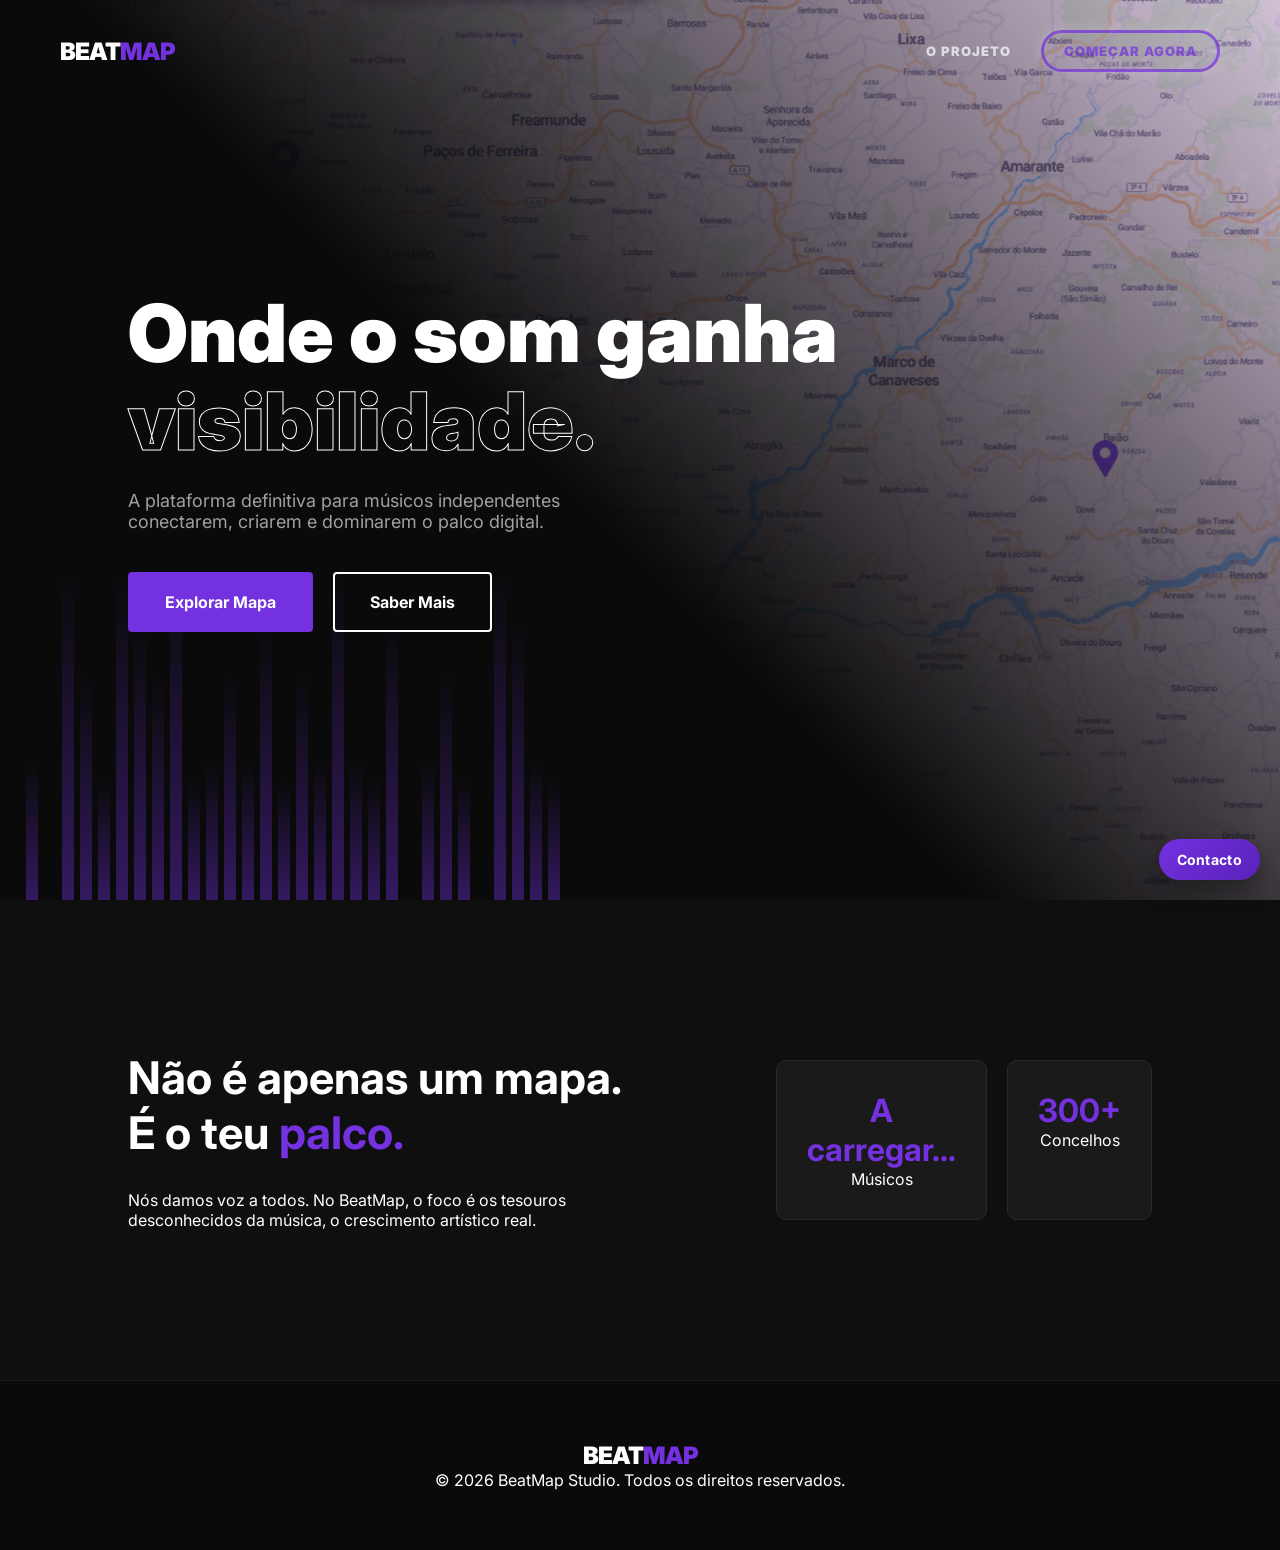
<file: beatmap(index)/index.html>
<!doctype html>
<html lang="pt-BR">
  <head>
    <meta charset="UTF-8" />
    <meta name="viewport" content="width=device-width, initial-scale=1.0" />
    <title>BeatMap | Studio</title>
    <link rel="icon" href="icone.png" />
    <link
      href="https://fonts.googleapis.com/css2?family=Inter:wght@400;700;900&display=swap"
      rel="stylesheet"
    />
    <link rel="stylesheet" href="style.css" />
  </head>
  <body>
    <header class="navbar">
      <div class="logo">BEAT<span>MAP</span></div>
      <nav class="nav-links">
        <a href="sobre.php">O Projeto</a>
        <a href="auth.php" class="btn-nav">Começar Agora</a>
      </nav>
    </header>

    <main class="hero">
      <div class="hero-video-container">
        <div class="gradient-overlay"></div>
      </div>

      <div class="music-visualizer-container">
        <div class="music-bar"></div>
        <div class="music-bar"></div>
        <div class="music-bar"></div>
        <div class="music-bar"></div>
        <div class="music-bar"></div>
        <div class="music-bar"></div>
        <div class="music-bar"></div>
        <div class="music-bar"></div>
        <div class="music-bar"></div>
        <div class="music-bar"></div>
        <div class="music-bar"></div>
        <div class="music-bar"></div>
        <div class="music-bar"></div>
        <div class="music-bar"></div>
        <div class="music-bar"></div>
        <div class="music-bar"></div>
        <div class="music-bar"></div>
        <div class="music-bar"></div>
        <div class="music-bar"></div>
        <div class="music-bar"></div>
        <div class="music-bar"></div>
        <div class="music-bar"></div>
        <div class="music-bar"></div>
        <div class="music-bar"></div>
        <div class="music-bar"></div>
        <div class="music-bar"></div>
        <div class="music-bar"></div>
        <div class="music-bar"></div>
        <div class="music-bar"></div>
        <div class="music-bar"></div>
      </div>

      <div class="hero-content">
        <span class="tagline"></span>
        <h1>
          Onde o som ganha <br /><span class="highlight">visibilidade.</span>
        </h1>
        <p>
          A plataforma definitiva para músicos independentes conectarem, criarem
          e dominarem o palco digital.
        </p>
        <div class="hero-btns">
          <a href="auth.php" class="btn-primary">Explorar Mapa</a>
          <a href="sobre.php" class="btn-secondary">Saber Mais</a>
        </div>
      </div>
    </main>

    <section id="sobre" class="section-dark">
      <div class="container">
        <div class="section-grid">
          <div class="text-block">
            <h2>Não é apenas um mapa. <br />É o teu <span>palco.</span></h2>
            <p>
              Nós damos voz a todos. No BeatMap, o foco é os tesouros
              desconhecidos da música, o crescimento artístico real.
            </p>
          </div>
          <div class="stats-grid">
            <div class="stat-item">
              <strong id="artist-count">A carregar...</strong> Músicos
            </div>
            <div class="stat-item"><strong>300+</strong> Concelhos</div>
          </div>
        </div>
      </div>
    </section>

    <footer class="footer">
      <div class="footer-content">
        <div class="logo">BEAT<span>MAP</span></div>
        <p>© 2026 BeatMap Studio. Todos os direitos reservados.</p>
      </div>
    </footer>

    <script src="script.js"></script>
    <script>
      (async function () {
        try {
          const response = await fetch("/beatmap(mapa)/api/check_session.php", {
            cache: "no-store",
          });
          const data = await response.json();

          if (data && data.loggedIn) {
            window.location.href = "/beatmap(mapa)/";
          }
        } catch (_) {}
      })();
    </script>
  </body>
</html>
</file>
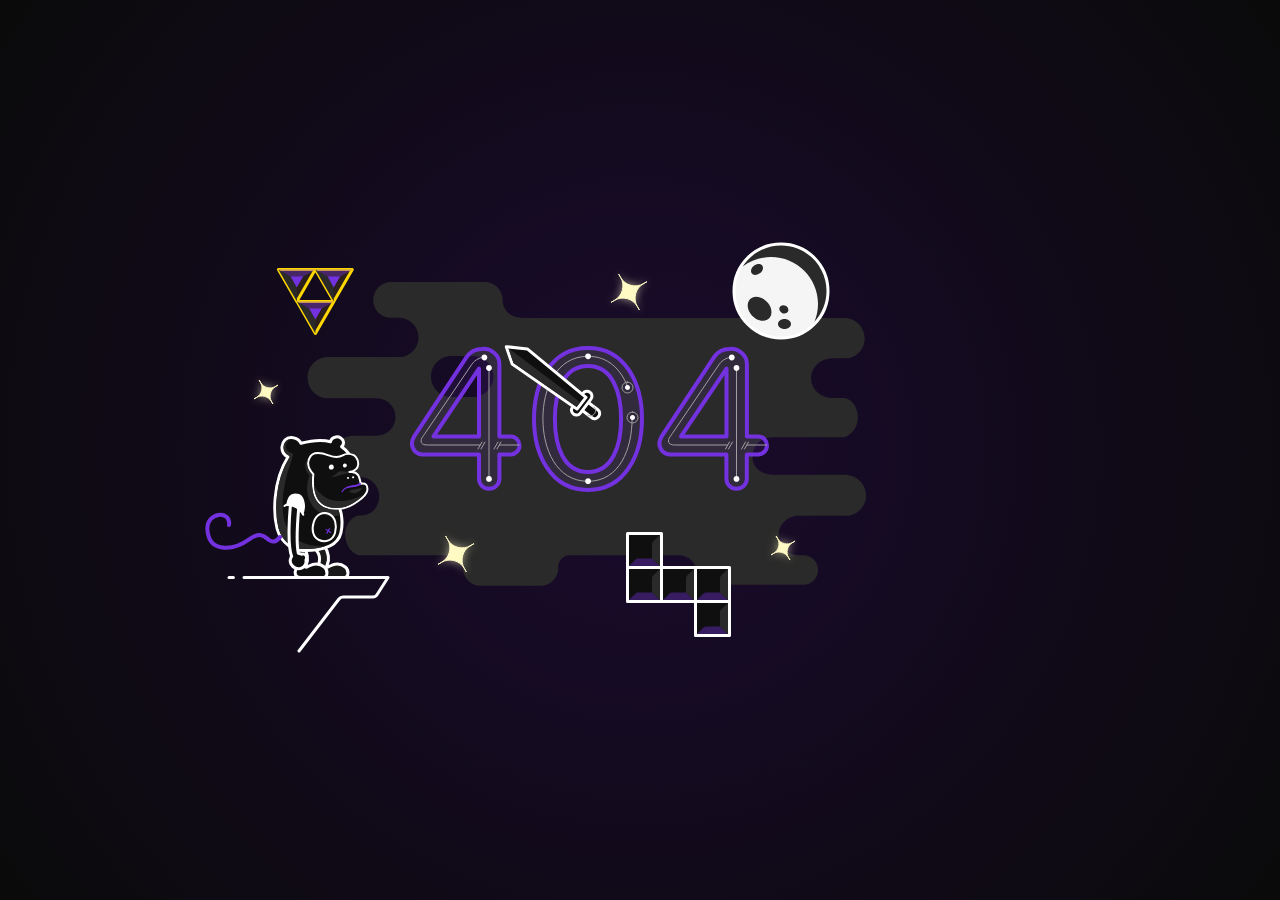
<file: 404error.html>
<!doctype html>
<html lang="pt">
  <head>
    <meta charset="UTF-8" />
    <meta name="viewport" content="width=device-width, initial-scale=1.0" />
    <title>404 - Página não encontrada</title>
    <link rel="stylesheet" href="/style.css" />
    <style>
      html,
      body {
        --bg-x: 50%;
        --bg-y: 50%;
        margin: 0;
        width: 100%;
        height: 100%;
        overflow: hidden;
        background: radial-gradient(
          circle at var(--bg-x) var(--bg-y),
          #1a0b2e 0%,
          #0a0a0a 100%
        );
      }
    </style>
  </head>
  <body>
    <svg class="me404" viewBox="0 0 1000 480">
      <path
        id="cloud"
        class="st0"
        d="M658.4,345.2c-10.9,0-19.7-8.8-19.7-19.7c0-10.9,8.8-19.7,19.7-19.7h50.1c9.9-1.5,17.5-10,17.5-20.3
	c0-11.4-9.2-20.6-20.6-20.6v-0.2H633c-11.4,0-20.6-6.7-20.6-18.1c0-11.4,9.2-19.3,20.6-19.3h70.4l2-0.2c7.3-3.1,12.5-11,12.5-19.5
	c0-8.5-4.2-16.7-11.4-19.2l-2.5-0.3h-11.3c-11.9,0-21.6-8.9-21.6-19.9c0-11,9.7-19.9,21.6-19.9h15.8l1.4-0.3
	c8.6-2.5,14.8-10.1,14.8-19.5c0-11.4-9.2-20.6-20.6-20.6h-1.2h-69.2H382.5c-19.8-0.9-19.9-15.9-19.8-17.8c0-0.1,0-0.1,0-0.2
	c0-9.9-8.1-18-18-18h-93.5c-9.9,0-18,8.1-18,18c0,9.4,7.2,17.1,16.3,17.9h9.3c0.2,0,0,0,0.6,0l0.5,0l0.4,0l0.2,0
	c10.1,0.9,18,9.3,18,19.6c0,10.9-8.8,19.7-19.7,19.7h-70.7c-11.3,0-20.5,9.2-20.5,20.6c0,11.3,9.1,20.5,20.4,20.6h48.8
	c10.3,0,18.7,8.4,18.7,18.7c0,10.3-8.4,18.7-18.7,18.7h-23.2c-11.3,0.1-20.4,9.2-20.4,20.6c0,11.3,9.2,20.5,20.5,20.6h6.3
	c10.7,0,19.3,8.7,19.3,19.3c0,10.7-7.8,19.3-18.4,19.3l-1.5,0l-2.8,0.4c-7.3,3.1-11.8,11-11.5,18.9c0.3,8.5,4.2,16.5,11.7,19.6
	c1.1,0.7,3.4,0.9,4.4,0.9h4.5H296h19.7c3.9,0.5,8.2,4.2,7.4,10.4c0,0.4,0,0.8,0.1,1.1c0,0.5-0.1,1-0.1,1.5c0,9.7,7.9,17.5,17.5,17.5
	h60.2c9.7,0,17.5-7.9,17.5-17.5c0-0.4,0-0.8-0.1-1.2c0.1-0.3,0-0.7,0.1-1.1c0.3-6.5,6.4-10.9,10.6-10.8h110.1
	c8.5,0,16.9,6.6,16.9,14.8c0,8.2,6.6,14.8,14.8,14.8h92.6c8.2,0,14.8-6.6,14.8-14.8c0-8.2-6.6-14.8-14.8-14.8 M332.8,187.1h-21.2
	c-11.4,0-20.6-9.2-20.6-20.6c0-11.4,9.2-20.6,20.6-20.6h21.2c11.4,0,20.6,9.2,20.6,20.6C353.3,177.9,344.1,187.1,332.8,187.1z"
      />
      <g id="triforce">
        <path
          id="zelda_stroke"
          class="st1"
          d="M138.4,59.5h36.9l-18.5,32L138.4,59.5z M193.8,91.5l18.5-32h-36.9L193.8,91.5z M175.4,123.5
		l18.5-32h-36.9L175.4,123.5z"
        />
        <path
          id="zelda_dark_shadow"
          class="st0"
          d="M156.9,91.5l-18.5-32l18.5,10.7L156.9,91.5z M193.8,70.2l-18.5-10.7l18.5,32
		L193.8,70.2z M175.4,102.2l-18.5-10.7l18.5,32L175.4,102.2z"
        />
        <path
          id="zelda_light_shadow"
          class="st2"
          d="M175.4,59.5l-18.5,10.7l-18.5-10.7H175.4z M175.4,59.5l18.5,10.7l18.5-10.7H175.4z
		 M156.9,91.5l18.5,10.7l18.5-10.7H156.9z"
        />
        <path
          id="zelda_highlight"
          class="st3"
          d="M150.6,66.6h12.5l-6.3,10.8L150.6,66.6z M193.8,77.4l6.3-10.8h-12.5L193.8,77.4z
		 M175.4,109.4l6.3-10.8h-12.5L175.4,109.4z"
        />
      </g>
      <g id="monkey">
        <path
          id="foot_back"
          class="st4"
          d="M187.3,354.5c2.2-4.5,1.6-12.8-3.3-18.5l-9.3,2c2.2,3.5,8.3,7.7,2.3,20.8 c-1.9,4.2-0.8,8.7,4,8.7h22.3c6.5,0,5.3-7.9,2-10.5c-4.2-3.3-10.2-3.6-15.3-1C187.9,357.1,185.3,358.7,187.3,354.5z"
        />
        <path
          id="foot_front"
          class="st5"
          d="M166.3,354.5c2.2-4.5,1.6-12.8-3.3-18.5l-9.3,2c2.2,3.5,8.3,7.7,2.3,20.8 c-1.9,4.2-0.8,8.7,4,8.7h22.3c6.5,0,5.3-7.9,2-10.5c-4.2-3.3-10.2-3.6-15.3-1C166.9,357.1,164.3,358.7,166.3,354.5z"
        />
        <path
          id="body"
          class="st5"
          d="M199.8,299.3l9-55.5c0,0-2.1-3.6-7.2-7.1c1.4-1.2,2.2-3.1,1.8-5c-0.6-3.1-3.9-5.3-7.5-4.8 c-2.9,0.4-5,2.4-5.4,4.8l0,0c-7.2-1.9-16.5-1.9-29.5,1.6c-1.5-3.1-5.6-5.4-9.3-5.7c-5.5-0.4-9.3,3.7-9.7,9.3 c-0.3,4.4,2.2,8.3,6.1,9.9c-16,25.6-14.6,58.2-11,71.9c4.3,16.1,18.2,21.8,26.3,21.8c13,0,33.8-1.9,37.5-17.7 C202.9,315,202,303.9,199.8,299.3z"
        />
        <path
          id="rock"
          class="st6"
          d="M93.4,367.5H89 M104,367.5h144l-11,17.2c-0.9,1.4-2.5,2.3-4.2,2.3H203c-1.6,0-3,0.7-4,2l-40,52"
        />
        <path
          id="tail"
          class="st7"
          d="M89,315c2.2-15.2-23-13.2-21.6,4.8c1.7,22.3,24.4,22.1,42.5,9.1c10.8-7.8,15.3-1.8,19.1,1.1 c2.3,1.7,6.7,3.3,11-3"
        />
        <path
          id="face"
          class="st8"
          d="M213.7,245.2c0,0-6-2.9-11,0.2c-4.6,2.8-9.4,1.7-14,0c-4.6-1.7-16-5.1-19.2,2.6 c-2,3.8-2.3,9.7,3.8,16.3c-0.9,10.1-2.9,37.9,28.6,34.2c10.1-1.2,24.8-12.7,25.4-18.2s-1.7-7.4-6.5-6.5 c-1.3-6.5-2.3-12.9-10.7-11.8c-3.9,0.2,7.5,0,8.1-7.5C218.6,247.8,213.7,245.2,213.7,245.2z"
        />
        <path
          id="mouth"
          class="st9"
          d="M220.6,274.8c0,0-0.3,0.2-0.7,0.5c-0.2,0.2-0.6,0.3-1,0.5c-0.4,0.2-0.9,0.3-1.4,0.5 c-1,0.3-2.1,0.5-3.3,0.6c-1.2,0.2-2.4,0.3-3.7,0.5c-0.6,0.1-1.2,0.2-1.8,0.4c-0.6,0.1-1.1,0.3-1.7,0.5c-0.5,0.2-1,0.4-1.4,0.7 c-0.5,0.2-0.8,0.5-1.2,0.8c-0.4,0.2-0.6,0.6-0.9,0.9c-0.3,0.3-0.4,0.5-0.6,0.7c-0.3,0.4-0.5,0.7-0.5,0.7l0,0.1 c-0.2,0.2-0.5,0.3-0.7,0.1c-0.2-0.1-0.3-0.4-0.2-0.7c0,0,0.2-0.3,0.5-0.8c0.2-0.3,0.3-0.6,0.6-0.9c0.3-0.3,0.5-0.7,0.9-1 c0.4-0.3,0.8-0.7,1.3-1c0.5-0.3,1-0.6,1.6-0.9c0.6-0.2,1.2-0.5,1.8-0.7c0.6-0.2,1.3-0.3,1.9-0.5c1.3-0.3,2.5-0.5,3.7-0.7 c1.2-0.2,2.2-0.4,3-0.7c0.4-0.2,0.8-0.3,1.1-0.4c0.3-0.2,0.5-0.2,0.8-0.4c0.5-0.3,0.7-0.5,0.7-0.5c0.5-0.3,1.1-0.2,1.4,0.2 C221.2,273.9,221.1,274.5,220.6,274.8C220.6,274.8,220.6,274.8,220.6,274.8z"
        />
        <path
          id="nose_hole"
          class="st10"
          d="M213.2,266.3c0.6,0,1,0.5,0.9,1.1c0,0.6-0.5,1-1.1,0.9c-0.6,0-1-0.5-0.9-1.1
		C212.1,266.6,212.6,266.2,213.2,266.3z"
        />
        <path
          id="nose_hole_1_"
          class="st10"
          d="M208.1,266.9c0.6,0,1,0.5,0.9,1.1c0,0.6-0.5,1-1.1,0.9c-0.6,0-1-0.5-0.9-1.1
		C207.1,267.3,207.6,266.9,208.1,266.9z"
        />
        <path
          id="monkey-eye-r"
          class="st10"
          d="M205,253.5c1.1,0.1,1.9,1,1.9,2.1c-0.1,1.1-1,1.9-2.1,1.9c-1.1-0.1-1.9-1-1.9-2.1 C203,254.3,203.9,253.4,205,253.5z"
        />
        <path
          id="monkey-eye-l"
          class="st10"
          d="M191.5,254.6c1.4,0.1,2.4,1.3,2.3,2.7c-0.1,1.4-1.3,2.4-2.7,2.3c-1.4-0.1-2.4-1.3-2.3-2.7 C188.9,255.6,190.1,254.5,191.5,254.6z"
        />
        <path
          id="mongkey_shadow_1_"
          class="st0"
          d="M209.1,281c0.9-0.9,9.4-2.6,12-3c2.4-0.4-1.6,4.1-5,5S208.2,282,209.1,281z M143.6,237.1c-0.3,3.6,1.8,7,5.2,8.4c0.4,0.2,0.7,0.5,0.8,0.9c0.1,0.4,0.1,0.9-0.2,1.2c-15.1,24.2-14.7,56.3-10.8,70.8 c4,15.2,17.1,20.7,24.8,20.7c8.9,0,16.1-1,21.8-2.9c-67.5,2.2-35-81.7-33.3-87.3c0.2-0.8,1.2-4.4,1-5c-0.6-1.6-3.5-0.2-6-4 c-2.9-4.5,1.2-9.2,2.6-10.6C146.3,230.1,143.9,233,143.6,237.1z M201.7,297.5c7.8-0.9,17.9-8,22.3-13.3
		c-27.4,14.7-44.4,3.1-50.1-9.8c0.3,5.9,1.6,12.6,5.9,17.3C184.4,296.7,191.8,298.7,201.7,297.5z M208.6,261.2
		c-5.7,0.8-8.6-1.1-11.6,1.8c-2.8,2.7-7.7,4.6-3.8,4.1c3.9-0.6,10.1-3.4,16.8-4.1c0,0,0,0,0,0l-0.5,0c-0.2,0-0.3,0-0.4,0
		c-0.5,0-1-0.4-1-0.9C208.2,261.9,208.2,261.5,208.6,261.2z M198.4,300c0-0.1,0-0.1-0.1-0.2c-0.7,0-1.4,0.1-2,0.1
		c-7.8,0-13.9-2.3-18-6.8c-7.7-8.4-6.6-22.5-6.1-28.4c-5.6-6.2-5.6-11.5-4.6-15c-2,2.3-4.8,8.5,2.1,16.1c-3.9,6.4-5.4,26.5,9.2,36.2
		c7.2,4.8,16.6,5.3,20.8,2.8C199.5,302.9,199,301.2,198.4,300z"
        />
        <path
          id="belly"
          class="st11"
          d="M189.1,304c6.2,3,8.1,11.5,5.9,19c-2.3,7.4-9.8,10-16,7c-6.2-3-7.6-10.4-5.3-17.8
		S182.9,301.1,189.1,304z"
        />
        <path
          id="belly_button"
          class="st9"
          d="M191.2,322.3c0-0.1-0.1-0.2-0.2-0.2l-1.9-1.4l1-1.9c0.1-0.1,0.1-0.2,0-0.3
		c-0.1-0.2-0.4-0.4-0.7-0.3c-0.2,0-0.4,0.2-0.5,0.3l-0.9,1.7l-1.6-1.2c-0.2-0.1-0.3-0.1-0.5-0.1c-0.4,0.1-0.5,0.4-0.5,0.6
		c0,0.1,0.1,0.2,0.2,0.2l1.8,1.3l-1.1,2.1c-0.1,0.1-0.1,0.2,0,0.3c0.1,0.3,0.4,0.4,0.7,0.4c0.2,0,0.3-0.1,0.4-0.3l1-1.9l1.7,1.3
		c0.1,0.1,0.3,0.1,0.5,0.1C191.1,322.8,191.3,322.5,191.2,322.3z"
        />
        <g id="monkey_arm">
          <path
            id="monkey-arm"
            class="st5"
            d="M164.3,344.1c-0.9-0.3-1.8-0.2-2.5,0.2c-0.3-0.2-0.6-0.3-0.9-0.4c-0.8-0.3-1.5-0.5-2.3-0.5
			c-0.1,0-0.2-0.1-0.3-0.3c-2.4-11.4-1.1-27.6,0.3-43.8c0-0.1,1.2-5.7-2.6-7.2c-5.2-2.1-5.5,2.5-5.5,2.7c-0.5,4.8-3.6,39,1.1,51.4
			c0,0.1,0,0.2,0,0.3c-0.4,0.5-0.7,1-0.9,1.7c-1.5,3.9,0.7,8.3,4.8,9.9c4.1,1.6,8.7-0.3,10.1-4.2c0.5-1.3,0.6-2.7,0.3-4
			c0-0.1,0-0.2,0.1-0.2c0.5-0.7,0.9-1.6,0.5-2.9C166.2,345.5,165.4,344.4,164.3,344.1z"
          />
          <g id="armpit">
            <path
              class="st12"
              d="M165,296c0-4.3-1.8-10.8-6-12c-12.5-3.5-12.4,11.1-12.4,11.1s10.8-1.4,16.7,9.6
				C163.3,304.6,165,300.3,165,296z"
            />
            <path class="st11" d="M146.6,295.1c0,0,10.8-1.4,16.7,9.6" />
            <path class="st11" d="M144.4,296c0,0,8.7-6.6,19.2,0" />
          </g>
        </g>
      </g>
      <g id="tetris-path">
        <g id="tetris">
          <path
            id="tetris_stroke"
            class="st13"
            d="M487.5,323.5h34v34h-34V323.5z M487.5,357.5h34v34h-34V357.5z M521.5,357.5h34v34h-34 V357.5z M555.5,357.5h34v34h-34V357.5z M555.5,391.5h34v34h-34V391.5z"
          />
          <path
            id="tetris_dark_shadow"
            class="st2"
            d="M489,356l6-6c0.9-0.9,2.2-1.5,3.5-1.5h13.9l7.5,7.5H489z M489,390l6-6 c0.9-0.9,2.2-1.5,3.5-1.5h13.9l7.5,7.5H489z M523,390l6-6c0.9-0.9,2.2-1.5,3.5-1.5h13.9l7.5,7.5H523z M557,390l6-6 c0.9-0.9,2.2-1.5,3.5-1.5h13.9l7.5,7.5H557z M557,424l6-6c0.9-0.9,2.2-1.5,3.5-1.5h13.9l7.5,7.5H557z"
          />
          <path
            id="tetris_light_shadow"
            class="st0"
            d="M520,356l-8-7.5v-13.9c0-1.4,0.6-2.7,1.6-3.6l6.4-6V356z M520,390l-8-7.5v-13.9 c0-1.4,0.6-2.7,1.6-3.6l6.4-6V390z M554,390l-8-7.5v-13.9c0-1.4,0.6-2.7,1.6-3.6l6.4-6V390z M588,390l-8-7.5v-13.9 c0-1.4,0.6-2.7,1.6-3.6l6.4-6V390z M588,424l-8-7.5v-13.9c0-1.4,0.6-2.7,1.6-3.6l6.4-6V424z"
          />
        </g>
      </g>
      <g id="stars">
        <path
          id="star1"
          class="st5"
          d="M652.6,332.5c-5.3,3.1-12.1,1.2-15.1-4.1l-1.4-2.4l1.4,2.4c3.1,5.3,1.2,12.1-4.1,15.1l-2.4,1.4 l2.4-1.4c5.3-3.1,12.1-1.2,15.1,4.1l1.4,2.4l-1.4-2.4C645.5,342.3,647.3,335.5,652.6,332.5l2.4-1.4L652.6,332.5z"
        />
        <path
          id="star2"
          class="st5"
          d="M503.4,73.7c-8,4.6-18.1,1.9-22.7-6.1l-2.1-3.6l2.1,3.6c4.6,8,1.9,18.1-6.1,22.7l-3.6,2.1l3.6-2.1 c8-4.6,18.1-1.9,22.7,6.1l2.1,3.6l-2.1-3.6C492.7,88.4,495.4,78.3,503.4,73.7l3.6-2.1L503.4,73.7z"
        />
        <path
          id="star3"
          class="st5"
          d="M330.4,335.7c-8,4.6-18.1,1.9-22.7-6.1l-2.1-3.6l2.1,3.6c4.6,8,1.9,18.1-6.1,22.7l-3.6,2.1 l3.6-2.1c8-4.6,18.1-1.9,22.7,6.1l2.1,3.6l-2.1-3.6C319.7,350.4,322.4,340.3,330.4,335.7l3.6-2.1L330.4,335.7z"
        />
        <path
          id="star4"
          class="st5"
          d="M135.6,176.5c-5.3,3.1-12.1,1.2-15.1-4.1l-1.4-2.4l1.4,2.4c3.1,5.3,1.2,12.1-4.1,15.1l-2.4,1.4 l2.4-1.4c5.3-3.1,12.1-1.2,15.1,4.1l1.4,2.4l-1.4-2.4C128.5,186.3,130.3,179.5,135.6,176.5l2.4-1.4L135.6,176.5z"
        />
      </g>
      <g id="moon">
        <path
          id="moon_body"
          class="st5"
          d="M641,34c26,0,47,21,47,47s-21,47-47,47s-47-21-47-47S615,34,641,34z"
        />
        <path
          id="moon_shades"
          class="st0"
          d="M622.5,55.9c1.3,2.3,0,5.8-3.1,7.7c-3,2-6.6,1.7-7.9-0.6c-1.3-2.3,0-5.8,3.1-7.7
		C617.6,53.3,621.1,53.6,622.5,55.9z M628.8,94.1c-4.1-6.1-11.6-9-16.7-6.4c-5.1,2.6-5.9,9.6-1.7,15.7c4.1,6.1,11.6,9,16.7,6.4
		C632.2,107.2,632.9,100.2,628.8,94.1z M644.5,109c-3.6,0-6.5,2.2-6.5,5s2.9,5,6.5,5s6.5-2.2,6.5-5S648.1,109,644.5,109z
		 M645.7,95.8c-2.3-1.2-5-0.5-6,1.4c-1,2,0,4.5,2.3,5.7c2.3,1.2,5,0.5,6-1.4C649,99.6,648,97,645.7,95.8z M686.5,81
		c0-25.1-20.4-45.5-45.5-45.5c-16.1,0-30.2,8.4-38.3,21c7.9-5.9,17.7-9.5,28.3-9.5c26,0,47,21,47,47c0,6.3-1.3,12.3-3.5,17.8
		C681.9,103.6,686.5,92.8,686.5,81z"
        />
      </g>
      <g id="number_4">
        <path
          id="number_4_outline"
          class="st1"
          d="M379.5,235.5c0-4.9-3.9-9.1-8.7-9.1h-11.4v-72.5c0-9.1-8.5-15.7-17.6-15
		c-6,0-11.8,3.1-15.1,8l-52.7,79.8c-1.2,2.1-2.1,4.5-2.1,6.6c0,6.6,5,11.1,10.3,11.1H339v24.3c0,5.6,4.3,10.1,9.9,10.1
		c6,0,10.5-4.5,10.5-10.1v-24.3h11.4C375.6,244.3,379.5,240.4,379.5,235.5z M339,226.4h-45.5l45.5-67.8V226.4z"
        />
        <path
          id="number_4_inner_lines"
          class="st14"
          d="M349,158v109.2 M345.9,147c-5.6,0-10.9,2.8-14,7.2l-47.1,69.5
		c-1.2,1.9-3.3,4.3-3.6,5.8c-0.8,4.6,2.3,5.5,7.3,5.5H340 M359.5,235H379 M342,232l-4,7 M345,232l-4,7 M358,232l-4,7 M361,232l-4,7"
        />
        <path
          id="number_4_dots"
          class="st10"
          d="M349,266c1.6,0,2.9,1.3,2.9,2.9c0,1.6-1.3,2.9-2.9,2.9c-1.6,0-2.9-1.3-2.9-2.9
		C346.1,267.3,347.4,266,349,266z M349,155.1c1.6,0,2.9,1.3,2.9,2.9s-1.3,2.9-2.9,2.9c-1.6,0-2.9-1.3-2.9-2.9S347.4,155.1,349,155.1
		z M344.4,144.6c1.6,0,2.9,1.3,2.9,2.9c0,1.6-1.3,2.9-2.9,2.9c-1.6,0-2.9-1.3-2.9-2.9C341.4,145.9,342.7,144.6,344.4,144.6z"
        />
      </g>
      <g id="number_4_2">
        <path
          id="number_4_outline_2"
          class="st1"
          d="M627,235.5c0-4.9-3.9-9.1-8.7-9.1h-11.4v-72.5c0-9.1-8.5-15.7-17.6-15
		c-6,0-11.8,3.1-15.1,8l-52.7,79.8c-1.2,2.1-2.1,4.5-2.1,6.6c0,6.6,5,11.1,10.3,11.1h56.7v24.3c0,5.6,4.3,10.1,9.9,10.1
		c6,0,10.5-4.5,10.5-10.1v-24.3h11.4C623.1,244.3,627,240.4,627,235.5z M586.5,226.4H541l45.5-67.8V226.4z"
        />
        <path
          id="number_4_inner_lines_2"
          class="st14"
          d="M596.5,158v109.2 M593.3,147c-5.6,0-10.9,2.8-14,7.2l-47.1,69.5
		c-1.2,1.9-3.3,4.3-3.6,5.8c-0.8,4.6,2.3,5.5,7.3,5.5h51.5 M607,235h19.5 M589.5,232l-4,7 M592.5,232l-4,7 M605.5,232l-4,7
		 M608.5,232l-4,7"
        />
        <path
          id="number_4_dots_2"
          class="st10"
          d="M596.5,266c1.6,0,2.9,1.3,2.9,2.9c0,1.6-1.3,2.9-2.9,2.9c-1.6,0-2.9-1.3-2.9-2.9
		C593.6,267.3,594.9,266,596.5,266z M596.5,155.1c1.6,0,2.9,1.3,2.9,2.9s-1.3,2.9-2.9,2.9c-1.6,0-2.9-1.3-2.9-2.9
		S594.9,155.1,596.5,155.1z M591.8,144.6c1.6,0,2.9,1.3,2.9,2.9c0,1.6-1.3,2.9-2.9,2.9c-1.6,0-2.9-1.3-2.9-2.9
		C588.9,145.9,590.2,144.6,591.8,144.6z"
        />
      </g>
      <g id="number_0">
        <path
          id="number_0_outline"
          class="st1"
          d="M502,208.9c0-34-15.9-70.9-54-70.9c-38.3,0-54,36.9-54,70.9s15.7,71.1,54,71.1
		C486.1,280,502,242.9,502,208.9z M481.1,208.9c0,26.8-8.7,53-33.1,53c-24.6,0-33.1-26.2-33.1-53c0-26.8,8.5-52.8,33.1-52.8
		C472.4,156.1,481.1,182.1,481.1,208.9z"
        />
        <path
          id="number_0_inner_lines"
          class="st15"
          d="M487.2,175.7c-6.7-16.8-19.3-29.4-39.2-29.4c-32,0-45.1,32.5-45.1,62.4
		s13.1,62.6,45.1,62.6c31.8,0,44.1-32.6,44.1-62.6 M487.5,172c3,0,5.5,2.5,5.5,5.5c0,3-2.5,5.5-5.5,5.5c-3,0-5.5-2.5-5.5-5.5
		C482,174.5,484.5,172,487.5,172z M492.5,202c3,0,5.5,2.5,5.5,5.5c0,3-2.5,5.5-5.5,5.5c-3,0-5.5-2.5-5.5-5.5
		C487,204.5,489.5,202,492.5,202z"
        />
        <path
          id="number_0_dots"
          class="st10"
          d="M492.5,205c1.4,0,2.5,1.1,2.5,2.5c0,1.4-1.1,2.5-2.5,2.5c-1.4,0-2.5-1.1-2.5-2.5
		C490,206.1,491.1,205,492.5,205z M487.5,175c1.4,0,2.5,1.1,2.5,2.5c0,1.4-1.1,2.5-2.5,2.5c-1.4,0-2.5-1.1-2.5-2.5
		C485,176.1,486.1,175,487.5,175z M448.1,143.4c1.6,0,2.9,1.3,2.9,2.9c0,1.6-1.3,2.9-2.9,2.9c-1.6,0-2.9-1.3-2.9-2.9
		C445.1,144.7,446.4,143.4,448.1,143.4z M448.1,268.3c1.6,0,2.9,1.3,2.9,2.9c0,1.6-1.3,2.9-2.9,2.9c-1.6,0-2.9-1.3-2.9-2.9
		C445.1,269.6,446.4,268.3,448.1,268.3z"
        />
      </g>
      <g id="sword-path">
        <g id="sword">
          <path
            id="sword_handle"
            class="st5"
            d="M444.6,196.6l0.6-0.8c1.5-2,1.8-4.3,3.8-2.8l8.9,6.8c2,1.5,2.4,4.3,0.9,6.3l-0.6,0.8 c-1.5,2-4.3,2.4-6.3,0.9L443,201C441,199.5,443.1,198.5,444.6,196.6z"
          />
          <path
            id="sword_handle_line"
            class="st14"
            d="M453.9,197c2,1.5,2.4,4.3,0.9,6.3l-0.6,0.8c-1.5,2-4.3,2.4-6.3,0.9"
          />
          <path
            id="sword_hilt"
            class="st5"
            d="M432.5,197.1l10.6-13.9c1.6-2.2,4.7-2.6,6.9-0.9c2.2,1.6,2.6,4.7,0.9,6.9l-10.6,13.9 c-1.6,2.2-4.7,2.6-6.9,0.9C431.2,202.4,430.8,199.3,432.5,197.1z"
          />
          <polygon
            id="sword_blade"
            class="st1"
            points="437,199 446,187.3 387.3,138.9 366.3,136.7 372.2,154 	"
          />
          <polygon
            id="sword_blade_shadow"
            class="st0"
            points="436.7,197 440.3,192.3 369,138.5 368.5,138.4 373.5,153 	"
          />
        </g>
      </g>
    </svg>
    <script src="/script.js" defer></script>
  </body>
</html>
</file>
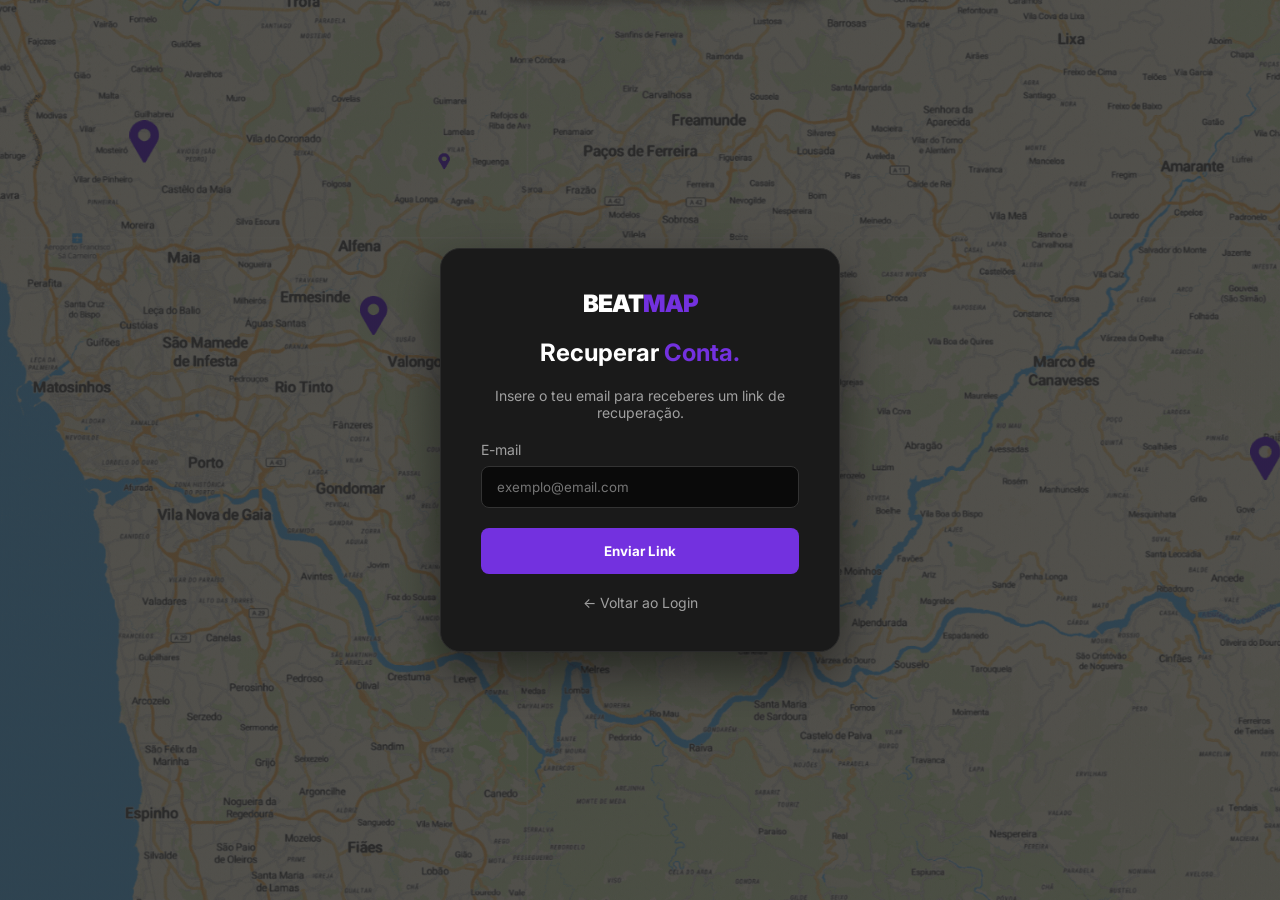
<file: beatmap(index)/forgot_password.html>
<!doctype html>
<html lang="pt-BR">
  <head>
    <meta charset="UTF-8" />
    <meta name="viewport" content="width=device-width, initial-scale=1.0" />
    <title>Recuperar Password | BeatMap</title>
    <link rel="icon" href="icone.png" />
    <link
      href="https://fonts.googleapis.com/css2?family=Inter:wght@400;700;900&display=swap"
      rel="stylesheet"
    />
    <link rel="stylesheet" href="style.css" />
    <style>
      .auth-container {
        height: 100vh;
        display: flex;
        align-items: center;
        justify-content: center;
        background:
          linear-gradient(rgba(10, 10, 10, 0.7), rgba(10, 10, 10, 0.7)),
          url("fundo-do-site.gif");
        background-size: cover;
      }
      .auth-card {
        background: #1a1a1a;
        padding: 40px;
        border-radius: 20px;
        border: 1px solid #2a2a2a;
        max-width: 400px;
        width: 90%;
        box-shadow: 0 20px 50px rgba(0, 0, 0, 0.5);
      }
      .auth-card h2 {
        font-size: 24px;
        margin-bottom: 20px;
        text-align: center;
      }
      .auth-card h2 span {
        color: var(--primary);
      }
      .form-group {
        margin-bottom: 20px;
      }
      .form-group label {
        display: block;
        margin-bottom: 8px;
        font-size: 14px;
        color: var(--text-muted);
      }
      .form-group input {
        width: 100%;
        padding: 12px 15px;
        background: #0a0a0a;
        border: 1px solid #333;
        border-radius: 8px;
        color: white;
        outline: none;
        transition: var(--transition);
      }
      .form-group input:focus {
        border-color: var(--primary);
      }
      .form-group select {
        width: 100%;
        padding: 12px 15px;
        background: #0a0a0a;
        border: 1px solid #333;
        border-radius: 8px;
        color: white;
        outline: none;
        transition: var(--transition);
      }
      .form-group select:focus {
        border-color: var(--primary);
      }
      .btn-submit {
        width: 100%;
        padding: 15px;
        background: var(--primary);
        color: white;
        border: none;
        border-radius: 8px;
        font-weight: 700;
        cursor: pointer;
        transition: var(--transition);
      }
      .btn-submit:hover {
        transform: translateY(-3px);
        filter: brightness(1.2);
      }
      .back-link {
        display: block;
        text-align: center;
        margin-top: 20px;
        color: var(--text-muted);
        text-decoration: none;
        font-size: 14px;
      }
      .back-link:hover {
        color: white;
      }

      /* Estilos para as mensagens de alerta */
      .alert {
        padding: 15px;
        border-radius: 8px;
        margin-bottom: 20px;
        font-size: 14px;
        text-align: center;
        display: none;
      }
      .alert-success {
        background: rgba(115, 49, 223, 0.2);
        border: 1px solid var(--primary);
        color: #fff;
      }
      .alert-error {
        background: rgba(255, 50, 50, 0.2);
        border: 1px solid #ff3232;
        color: #ffcccc;
      }
    </style>
  </head>
  <body>
    <main class="auth-container">
      <div class="auth-card">
        <div class="logo" style="text-align: center; margin-bottom: 20px">
          BEAT<span>MAP</span>
        </div>
        <h2>Recuperar <span>Conta.</span></h2>

        <div id="message-box"></div>

        <p
          style="
            color: #a0a0a0;
            font-size: 14px;
            text-align: center;
            margin-bottom: 20px;
          "
        >
          Insere o teu email para receberes um link de recuperação.
        </p>

        <form action="send_reset_link.php" method="POST">
          <div class="form-group">
            <label>E-mail</label>
            <input
              type="email"
              name="email"
              placeholder="exemplo@email.com"
              required
            />
          </div>
          <button type="submit" class="btn-submit">Enviar Link</button>
        </form>

        <a href="login.html" class="back-link" id="back-link"
          >← Voltar ao Login</a
        >
      </div>
    </main>

    <script>
      const urlParams = new URLSearchParams(window.location.search);
      const status = urlParams.get("status");
      const msgBox = document.getElementById("message-box");

      if (status === "success") {
        msgBox.innerHTML =
          '<div class="alert alert-success">Link de recuperação enviado! Verifica o teu email.</div>';
        msgBox.querySelector(".alert").style.display = "block";
      } else if (status === "not_found") {
        msgBox.innerHTML =
          '<div class="alert alert-error">Não encontramos nenhuma conta com esse email.</div>';
        msgBox.querySelector(".alert").style.display = "block";
      } else if (status === "mail_error") {
        msgBox.innerHTML =
          '<div class="alert alert-error">Erro ao enviar email. Tenta novamente mais tarde.</div>';
        msgBox.querySelector(".alert").style.display = "block";
      }
    </script>
  </body>
</html>
</file>
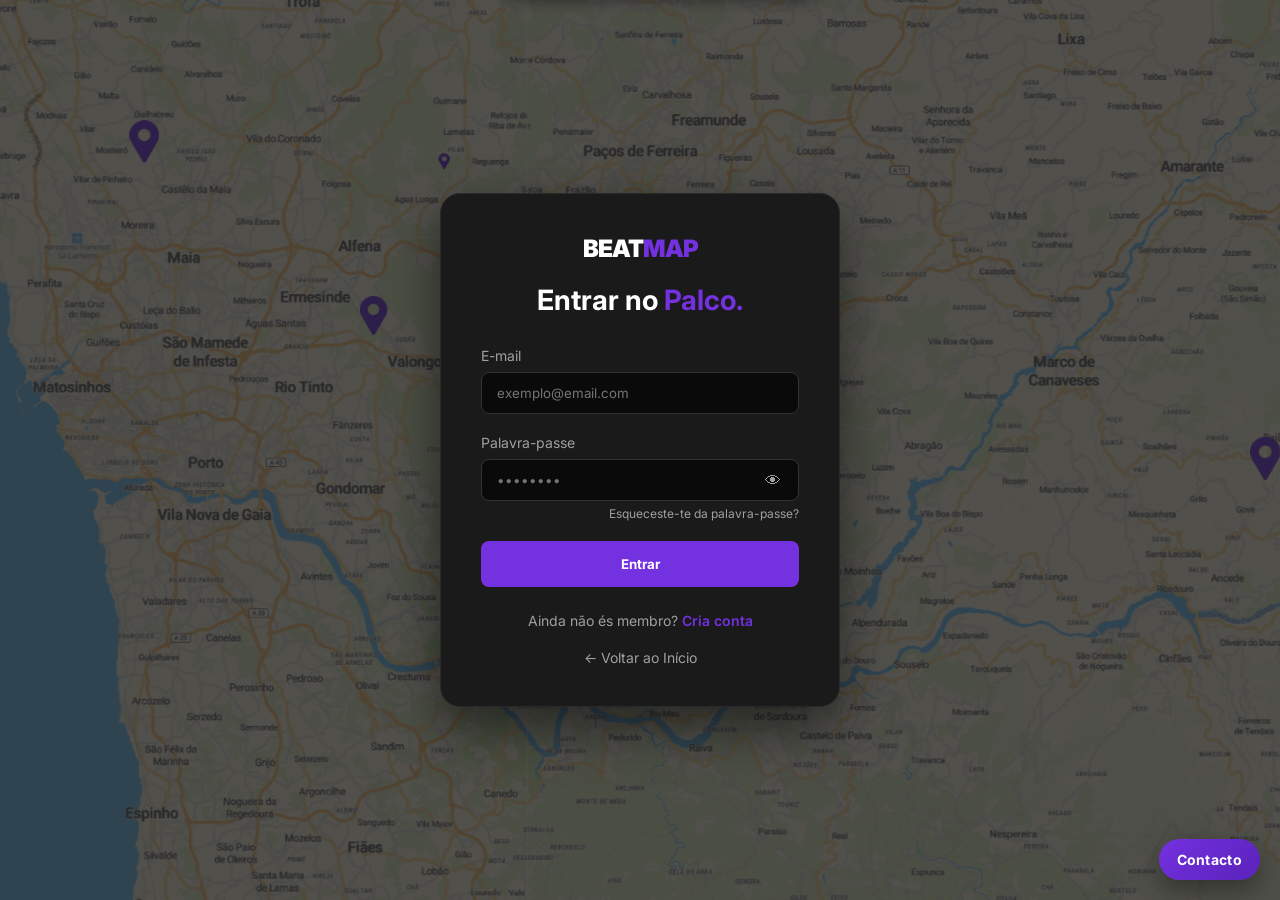
<file: beatmap(index)/login.html>
<!doctype html>
<html lang="pt-BR">
  <head>
    <meta charset="UTF-8" />
    <meta name="viewport" content="width=device-width, initial-scale=1.0" />
    <title>Login | BeatMap</title>
    <link rel="icon" href="icone.png" />
    <link
      href="https://fonts.googleapis.com/css2?family=Inter:wght@400;700;900&display=swap"
      rel="stylesheet"
    />
    <link rel="stylesheet" href="style.css" />
    <style>
      .auth-container {
        height: 100vh;
        display: flex;
        align-items: center;
        justify-content: center;
        background:
          linear-gradient(rgba(10, 10, 10, 0.7), rgba(10, 10, 10, 0.7)),
          url("fundo-do-site.gif");
        background-size: cover;
      }

      .auth-card {
        background: #1a1a1a;
        padding: 40px;
        border-radius: 20px;
        border: 1px solid #2a2a2a;
        max-width: 400px;
        width: 90%;
        box-shadow: 0 20px 50px rgba(0, 0, 0, 0.5);
      }

      .auth-card h2 {
        font-size: 28px;
        margin-bottom: 30px;
        text-align: center;
      }

      .auth-card h2 span {
        color: var(--primary);
      }

      .form-group {
        margin-bottom: 20px;
      }

      .form-group label {
        display: block;
        margin-bottom: 8px;
        font-size: 14px;
        color: var(--text-muted);
      }

      .form-group input {
        width: 100%;
        padding: 12px 15px;
        background: #0a0a0a;
        border: 1px solid #333;
        border-radius: 8px;
        color: white;
        outline: none;
        transition: var(--transition);
      }

      .form-group input:focus {
        border-color: var(--primary);
      }

      .btn-submit {
        width: 100%;
        padding: 15px;
        background: var(--primary);
        color: white;
        border: none;
        border-radius: 8px;
        font-weight: 700;
        cursor: pointer;
        transition: var(--transition);
      }

      .btn-submit:hover {
        transform: translateY(-3px);
        filter: brightness(1.2);
      }

      .auth-footer {
        margin-top: 25px;
        text-align: center;
        font-size: 14px;
        color: var(--text-muted);
      }

      .auth-footer a {
        color: var(--primary);
        text-decoration: none;
        font-weight: 600;
      }

      .forgot-password {
        display: block;
        text-align: right;
        font-size: 12px;
        margin-top: 5px;
        color: var(--text-muted);
        text-decoration: none;
      }

      /* Estilos para as mensagens de alerta */
      .alert {
        padding: 15px;
        border-radius: 8px;
        margin-bottom: 20px;
        font-size: 14px;
        text-align: center;
        display: none;
      }
      .alert-success {
        background: rgba(115, 49, 223, 0.2);
        border: 1px solid var(--primary);
        color: #fff;
      }
      .alert-error {
        background: rgba(255, 50, 50, 0.2);
        border: 1px solid #ff3232;
        color: #ffcccc;
      }
      .alert-warning {
        background: rgba(255, 165, 0, 0.2);
        border: 1px solid orange;
        color: #fff;
      }

      .back-link {
        display: block;
        text-align: center;
        margin-top: 20px;
        color: var(--text-muted);
        text-decoration: none;
        font-size: 14px;
      }
      .back-link:hover {
        color: white;
      }
    </style>
  </head>
  <body>
    <main class="auth-container">
      <div class="auth-card">
        <div class="logo" style="text-align: center; margin-bottom: 20px">
          <a href="index.html" style="text-decoration: none; color: inherit"
            >BEAT<span>MAP</span></a
          >
        </div>
        <h2>Entrar no <span>Palco.</span></h2>

        <!-- Local onde a mensagem vai aparecer -->
        <div id="message-box"></div>

        <form action="login.php" method="POST">
          <div class="form-group">
            <label>E-mail</label>
            <input
              type="email"
              name="email"
              placeholder="exemplo@email.com"
              required
            />
          </div>
          <div class="form-group">
            <label>Palavra-passe</label>
            <input
              type="password"
              name="password"
              placeholder="••••••••"
              required
            />
            <a href="forgot_password.html" class="forgot-password"
              >Esqueceste-te da palavra-passe?</a
            >
          </div>
          <button type="submit" class="btn-submit">Entrar</button>
        </form>

        <div class="auth-footer">
          Ainda não és membro? <a href="registo.html">Cria conta</a>
        </div>

        <a href="index.html" class="back-link">← Voltar ao Início</a>
      </div>
    </main>

    <script src="script.js"></script>
    <script>
      const urlParams = new URLSearchParams(window.location.search);
      const status = urlParams.get("status");
      const msgBox = document.getElementById("message-box");

      if (status === "wrong_password") {
        msgBox.innerHTML =
          '<div class="alert alert-error">Palavra-passe incorreta.</div>';
        msgBox.querySelector(".alert").style.display = "block";
      } else if (status === "not_found") {
        msgBox.innerHTML =
          '<div class="alert alert-error">Conta não encontrada.</div>';
        msgBox.querySelector(".alert").style.display = "block";
      } else if (status === "empty") {
        msgBox.innerHTML =
          '<div class="alert alert-warning">Preencha todos os campos.</div>';
        msgBox.querySelector(".alert").style.display = "block";
      } else if (status === "reset_success") {
        msgBox.innerHTML =
          '<div class="alert alert-success">Password alterada com sucesso! Pode fazer login.</div>';
        msgBox.querySelector(".alert").style.display = "block";
      }
    </script>
  </body>
</html>
</file>
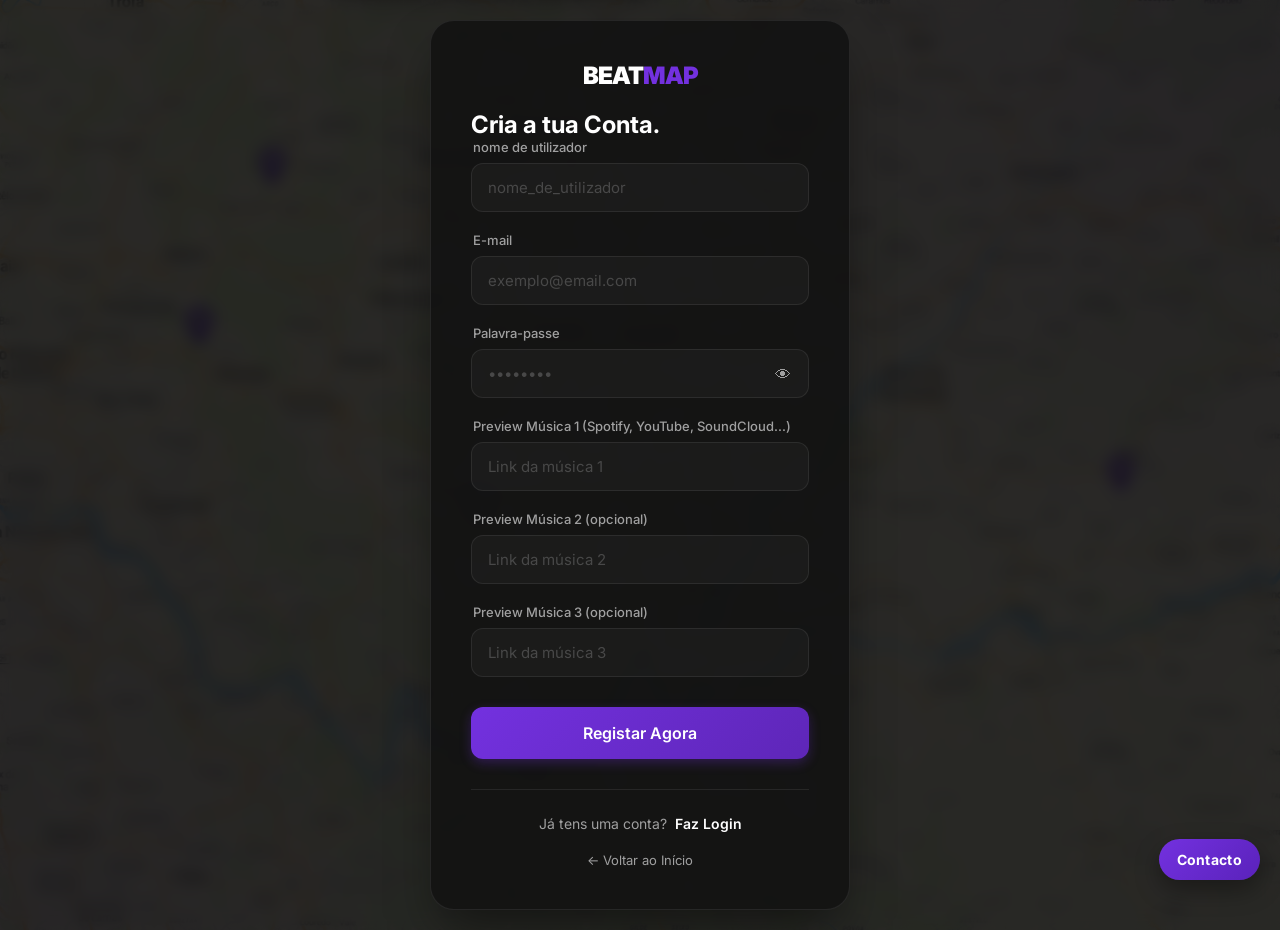
<file: beatmap(index)/registo.html>
<!doctype html>
<html lang="pt-BR">
  <head>
    <meta charset="UTF-8" />
    <meta name="viewport" content="width=device-width, initial-scale=1.0" />
    <title>Criar Conta | BeatMap</title>
    <link rel="icon" href="icone.png" />
    <link
      href="https://fonts.googleapis.com/css2?family=Inter:wght@400;700;900&display=swap"
      rel="stylesheet"
    />
    <link rel="stylesheet" href="style.css" />
    <style>
      @import url("https://fonts.googleapis.com/css2?family=Inter:wght@300;400;600;700&display=swap");

      :root {
        --primary: #7331df;
        --primary-hover: #5e26b8;
        --bg-dark: #0a0a0a;
        --card-bg: rgba(20, 20, 20, 0.95);
        --input-bg: rgba(255, 255, 255, 0.03);
        --border-color: rgba(255, 255, 255, 0.08);
        --text-muted: #a0a0a0;
        --text-light: #ffffff;
      }

      * {
        box-sizing: border-box;
      }

      body {
        margin: 0;
        font-family: "Inter", sans-serif;
        background-color: var(--bg-dark);
        color: var(--text-light);
      }

      .auth-container {
        min-height: 100vh;
        display: flex;
        align-items: center;
        justify-content: center;
        padding: 20px;
        background:
          radial-gradient(
            circle at top right,
            rgba(115, 49, 223, 0.15),
            transparent 40%
          ),
          radial-gradient(
            circle at bottom left,
            rgba(115, 49, 223, 0.1),
            transparent 40%
          ),
          url("fundo-do-site.gif");
        background-size: cover;
        background-position: center;
        position: relative;
      }

      .auth-container::before {
        content: "";
        position: absolute;
        inset: 0;
        background: rgba(5, 5, 5, 0.85);
        backdrop-filter: blur(8px);
        z-index: 1;
      }

      .auth-card {
        background: var(--card-bg);
        padding: 40px;
        border-radius: 24px;
        border: 1px solid var(--border-color);
        width: 100%;
        max-width: 420px;
        position: relative;
        z-index: 2;
        box-shadow: 0 25px 50px -12px rgba(0, 0, 0, 0.5);
        animation: slideUp 0.6s ease-out;
      }

      @keyframes slideUp {
        from {
          opacity: 0;
          transform: translateY(30px);
        }
        to {
          opacity: 1;
          transform: translateY(0);
        }
      }

      .logo-container {
        text-align: center;
        margin-bottom: 30px;
      }

      .logo-text {
        font-size: 28px;
        font-weight: 900;
        letter-spacing: -1px;
        color: white;
        text-decoration: none;
        display: inline-block;
      }

      .logo-text span {
        color: var(--primary);
      }

      .auth-header {
        text-align: center;
        margin-bottom: 32px;
      }

      .auth-header h2 {
        font-size: 24px;
        margin: 0 0 8px 0;
        font-weight: 700;
      }

      .auth-header p {
        color: var(--text-muted);
        font-size: 14px;
        margin: 0;
      }

      .form-group {
        margin-bottom: 20px;
        position: relative;
      }

      .form-group label {
        display: block;
        font-size: 13px;
        font-weight: 500;
        color: var(--text-muted);
        margin-bottom: 8px;
        margin-left: 2px;
      }

      .input-wrapper {
        position: relative;
      }

      .form-group input {
        width: 100%;
        padding: 14px 16px;
        background: var(--input-bg);
        border: 1px solid var(--border-color);
        border-radius: 12px;
        color: white;
        font-size: 15px;
        outline: none;
        transition: all 0.3s ease;
      }

      .form-group input::placeholder {
        color: rgba(255, 255, 255, 0.2);
      }

      .form-group input:focus {
        border-color: var(--primary);
        box-shadow: 0 0 0 4px rgba(115, 49, 223, 0.15);
        background: rgba(255, 255, 255, 0.05);
      }

      .btn-submit {
        width: 100%;
        padding: 16px;
        background: linear-gradient(
          135deg,
          var(--primary) 0%,
          var(--primary-hover) 100%
        );
        color: white;
        border: none;
        border-radius: 12px;
        font-size: 16px;
        font-weight: 600;
        cursor: pointer;
        transition: all 0.3s ease;
        margin-top: 10px;
        box-shadow: 0 4px 12px rgba(115, 49, 223, 0.3);
      }

      .btn-submit:hover {
        transform: translateY(-2px);
        box-shadow: 0 6px 20px rgba(115, 49, 223, 0.4);
      }

      .btn-submit:active {
        transform: translateY(0);
      }

      .auth-footer {
        margin-top: 30px;
        text-align: center;
        font-size: 14px;
        color: var(--text-muted);
        border-top: 1px solid var(--border-color);
        padding-top: 25px;
      }

      .auth-footer a {
        color: white;
        text-decoration: none;
        font-weight: 600;
        margin-left: 4px;
        transition: color 0.2s;
      }

      .auth-footer a:hover {
        color: var(--primary);
        text-decoration: underline;
      }

      .alert {
        padding: 12px 16px;
        border-radius: 10px;
        margin-bottom: 24px;
        font-size: 14px;
        display: flex;
        align-items: center;
        animation: fadeIn 0.3s ease;
      }

      @keyframes fadeIn {
        from {
          opacity: 0;
          transform: translateY(-10px);
        }
        to {
          opacity: 1;
          transform: translateY(0);
        }
      }

      .alert-success {
        background: rgba(39, 174, 96, 0.15);
        border: 1px solid rgba(39, 174, 96, 0.3);
        color: #2ecc71;
      }

      .alert-error {
        background: rgba(231, 76, 60, 0.15);
        border: 1px solid rgba(231, 76, 60, 0.3);
        color: #ff6b6b;
      }

      .alert-warning {
        background: rgba(243, 156, 18, 0.15);
        border: 1px solid rgba(243, 156, 18, 0.3);
        color: #f1c40f;
      }

      .back-link {
        display: inline-flex;
        align-items: center;
        justify-content: center;
        margin-top: 20px;
        color: var(--text-muted);
        text-decoration: none;
        font-size: 13px;
        transition: color 0.2s;
        width: 100%;
      }

      .back-link:hover {
        color: white;
      }

      .back-link span {
        margin-right: 6px;
        font-size: 16px;
      }

      /* Responsividade */
      @media (max-width: 480px) {
        .auth-card {
          padding: 30px 24px;
        }
      }
    </style>
  </head>
  <body>
    <main class="auth-container">
      <div class="auth-card">
        <div class="logo" style="text-align: center; margin-bottom: 20px">
          <a href="index.html" style="text-decoration: none; color: inherit"
            >BEAT<span>MAP</span></a
          >
        </div>
        <h2>Cria a tua <span>Conta.</span></h2>

        <!-- Local onde a mensagem vai aparecer -->
        <div id="message-box"></div>

        <form action="register.php" method="POST">
          <div class="form-group">
            <label>nome de utilizador</label>
            <input
              type="text"
              name="username"
              placeholder="nome_de_utilizador"
              required
            />
          </div>
          <div class="form-group">
            <label>E-mail</label>
            <input
              type="email"
              name="email"
              placeholder="exemplo@email.com"
              required
            />
          </div>
          <div class="form-group">
            <label>Palavra-passe</label>
            <input
              type="password"
              name="password"
              placeholder="••••••••"
              required
            />
          </div>
          <div class="form-group">
            <label>Preview Música 1 (Spotify, YouTube, SoundCloud...)</label>
            <input
              type="url"
              name="preview1"
              placeholder="Link da música 1"
              required
            />
          </div>
          <div class="form-group">
            <label>Preview Música 2 (opcional)</label>
            <input type="url" name="preview2" placeholder="Link da música 2" />
          </div>
          <div class="form-group">
            <label>Preview Música 3 (opcional)</label>
            <input type="url" name="preview3" placeholder="Link da música 3" />
          </div>
          <button type="submit" class="btn-submit">Registar Agora</button>
        </form>

        <div class="auth-footer">
          Já tens uma conta? <a href="login.html">Faz Login</a>
        </div>

        <a href="index.html" class="back-link">← Voltar ao Início</a>
      </div>
    </main>

    <script src="script.js"></script>
    <script>
      // Verificar se existem parâmetros na URL (ex: ?status=success)
      const urlParams = new URLSearchParams(window.location.search);
      const status = urlParams.get("status");
      const msgBox = document.getElementById("message-box");

      if (status === "success") {
        msgBox.innerHTML =
          '<div class="alert alert-success">Conta criada com sucesso! <br> A redirecionar para o login...</div>';
        msgBox.querySelector(".alert").style.display = "block";
        // Redirecionar para login após 3 segundos
        setTimeout(() => {
          window.location.href = "login.html";
        }, 3000);
      } else if (status === "exists") {
        msgBox.innerHTML =
          '<div class="alert alert-error">Esse nome de utilizador ou email já existe.</div>';
        msgBox.querySelector(".alert").style.display = "block";
      } else if (status === "empty") {
        msgBox.innerHTML =
          '<div class="alert alert-warning">Por favor preenche todos os campos.</div>';
      } else if (status === "password_length") {
        msgBox.innerHTML =
          '<div class="alert alert-error">A password deve ter pelo menos 6 caracteres.</div>';
        msgBox.querySelector(".alert").style.display = "block";
      }
    </script>
  </body>
</html>
</file>
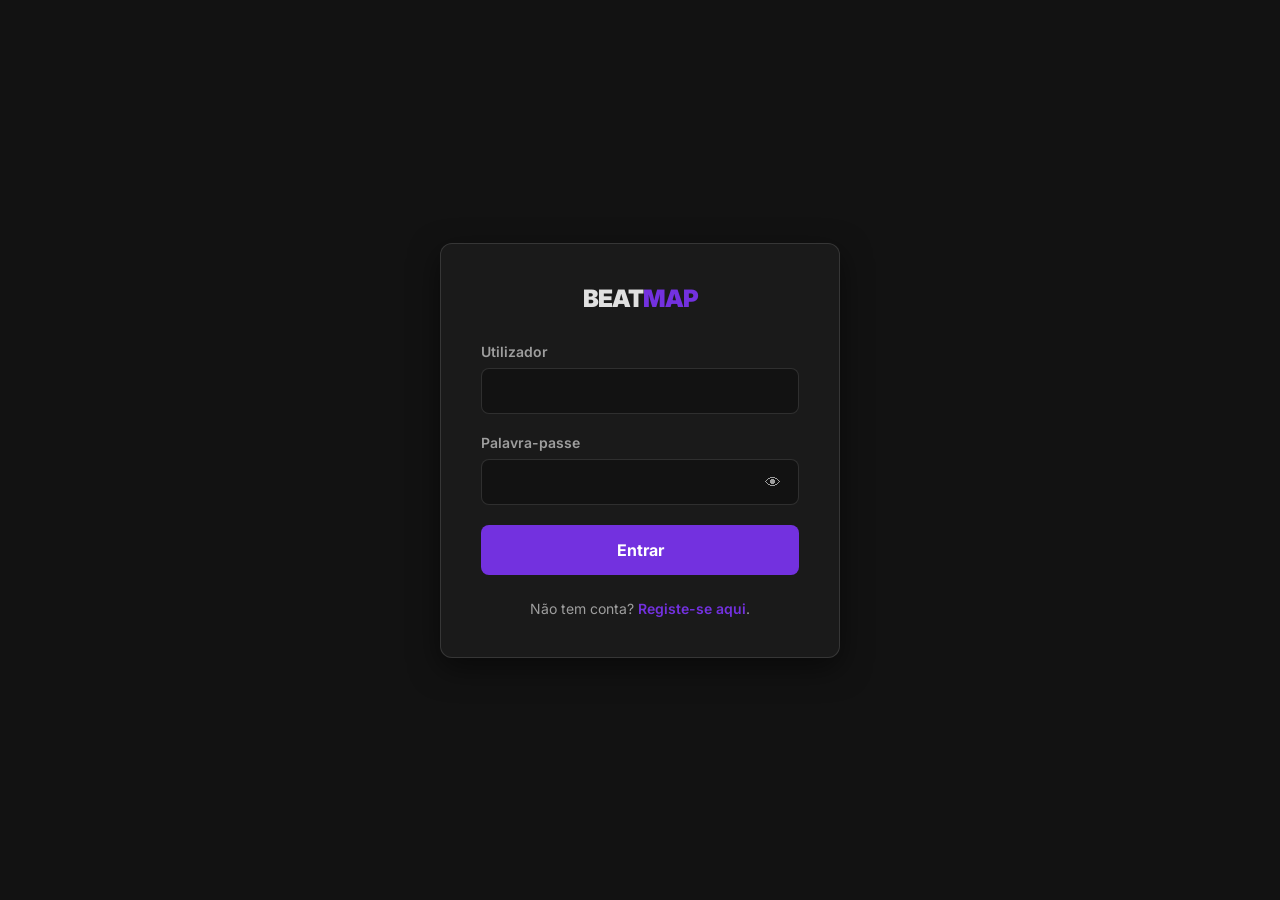
<file: beatmap(mapa)/login.html>
<!doctype html>
<html lang="pt-br">
  <head>
    <meta charset="UTF-8" />
    <meta name="viewport" content="width=device-width, initial-scale=1.0" />
    <title>Login | Beatmap</title>
    <link rel="icon" href="icone.jpg" />
    <link rel="preconnect" href="https://fonts.googleapis.com" />
    <link rel="preconnect" href="https://fonts.gstatic.com" crossorigin />
    <link
      href="https://fonts.googleapis.com/css2?family=Inter:wght@400;600;700;900&display=swap"
      rel="stylesheet"
    />
    <link rel="stylesheet" href="style.css" />
  </head>
  <body class="login-page">
    <div class="login-container">
      <h1 class="login-title">BEAT<span>MAP</span></h1>
      <form id="loginForm">
        <div class="form-group">
          <label for="username">Utilizador</label>
          <input type="text" id="username" name="username" required />
        </div>
        <div class="form-group">
          <label for="password">Palavra-passe</label>
          <input type="password" id="password" name="password" required />
        </div>
        <div id="errorMessage" class="error-message"></div>
        <button type="submit" class="login-submit-btn">Entrar</button>
      </form>
      <div class="login-footer">
        <p>Não tem conta? <a href="register.html">Registe-se aqui</a>.</p>
      </div>
    </div>

    <script src="login.js"></script>
  </body>
</html>
</file>
<file: beatmap(index)/style.css>
:root {
  --primary: #7331df;
  --bg-dark: #0a0a0a;
  --text-light: #ffffff;
  --text-muted: #a0a0a0;
  --transition: all 0.4s cubic-bezier(0.16, 1, 0.3, 1);
}

* {
  margin: 0;
  padding: 0;
  box-sizing: border-box;
  font-family: "Inter", sans-serif;
}

body {
  background-color: var(--bg-dark);
  color: var(--text-light);
  overflow-x: hidden;
}

/* NAVBAR */
.navbar {
  position: fixed;
  top: 0;
  width: 100%;
  padding: 30px 60px;
  display: flex;
  justify-content: space-between;
  align-items: center;
  z-index: 100;
  transition: var(--transition);
}

.navbar.scrolled {
  padding: 15px 60px;
  background: rgba(10, 10, 10, 0.8);
  backdrop-filter: blur(15px);
  border-bottom: 1px solid rgba(255, 255, 255, 0.1);
}

.logo {
  font-weight: 900;
  font-size: 24px;
  letter-spacing: -1px;
}

.logo span {
  color: var(--primary);
}

.nav-links {
  display: flex;
  align-items: center;
  gap: 30px;
}

.nav-links a {
  text-decoration: none;
  color: var(--text-light);
  font-size: 13px;
  font-weight: 900;
  text-transform: uppercase;
  letter-spacing: 1px;
  opacity: 0.7;
  transition: var(--transition);
}

.nav-links a:hover {
  opacity: 1;
  color: var(--primary);
}

.btn-nav {
  padding: 10px 20px;
  border: 3px solid var(--primary);
  border-radius: 50px;
  color: var(--primary) !important;
  font-weight: 900;
  font-size: 16px;
  box-shadow: 0 0 15px rgba(255, 255, 255, 0.3);
  transition: var(--transition);
}

.btn-nav:hover {
  box-shadow: 0 0 10px #7331df;
}

/* HERO SECTION */
.hero {
  height: 100vh;
  display: flex;
  align-items: center;
  padding: 0 10%;
  background-image: url("fundo-do-site.gif");
  background-size: cover;
  background-position: center;
  position: relative;
  overflow: hidden;
}

.gradient-overlay {
  position: absolute;
  top: 0;
  left: 0;
  width: 100%;
  height: 100%;
  background: linear-gradient(45deg, #0a0a0a 45%, rgba(71, 1, 184, 0.2));
  z-index: 2;
}

.hero-content {
  position: relative;
  z-index: 10;
}

.tagline {
  color: var(--primary);
  font-weight: 900;
  text-transform: uppercase;
  font-size: 17px;
  letter-spacing: 4px;
  display: block;
  margin-bottom: 20px;
  animation: fadeInUp 1.2s ease-out;
  text-shadow:
    0 0 10px rgba(0, 0, 0, 0.8),
    0 0 20px rgba(0, 0, 0, 0.8),
    0 0 30px rgba(0, 0, 0, 0.8);
}

.hero-content h1 {
  font-size: clamp(40px, 8vw, 80px);
  line-height: 1.1;
  font-weight: 900;
  margin-bottom: 25px;
}

.highlight {
  color: transparent;
  -webkit-text-stroke: 1px var(--text-light);
}

.hero-content p {
  max-width: 500px;
  color: var(--text-muted);
  font-size: 18px;
  margin-bottom: 40px;
}

/* --- VISUALIZADOR GRANDE NA ESQUERDA --- */
.music-visualizer-container {
  position: absolute;
  bottom: 0;
  left: 2%;
  width: 45%; /* Aumentado para caber mais barras */
  height: 350px; /* Altura maior conforme solicitado */
  display: flex;
  align-items: flex-end;
  justify-content: flex-start;
  gap: 6px;
  z-index: 3;
  opacity: 0.4;
  pointer-events: none;
}

.music-bar {
  width: 12px; /* Barras um pouco mais largas */
  background: linear-gradient(to top, var(--primary), transparent);
  border-radius: 6px 6px 0 0;
  transform-origin: bottom;
  animation: pulse-music 1.2s infinite ease-in-out alternate;
}

/* Variações de altura e tempo para as 30 barras */
.music-bar:nth-child(odd) {
  animation-duration: 0.6s;
  height: 40%;
}
.music-bar:nth-child(3n) {
  animation-duration: 1.3s;
  height: 95%;
}
.music-bar:nth-child(4n) {
  animation-duration: 0.9s;
  height: 65%;
}
.music-bar:nth-child(5n) {
  animation-duration: 1.5s;
  height: 35%;
}
.music-bar:nth-child(7n) {
  animation-duration: 1.1s;
  height: 80%;
}

.password-toggle-wrapper {
  position: relative;
}

.password-toggle-input {
  padding-right: 46px !important;
}

.password-toggle-btn {
  position: absolute;
  top: 50%;
  right: 12px;
  transform: translateY(-50%);
  width: 28px;
  height: 28px;
  border: 0;
  background: transparent;
  color: var(--text-muted);
  cursor: pointer;
  display: inline-flex;
  align-items: center;
  justify-content: center;
  font-size: 16px;
  line-height: 1;
}

.password-toggle-btn:hover,
.password-toggle-btn:focus-visible {
  color: var(--text-light);
}

.password-toggle-btn.is-visible {
  color: var(--primary);
}

@keyframes pulse-music {
  0% {
    transform: scaleY(0.15);
    opacity: 0.3;
  }
  100% {
    transform: scaleY(1);
    opacity: 1;
  }
}

@keyframes fadeInUp {
  from {
    opacity: 0;
    transform: translateY(20px);
  }
  to {
    opacity: 1;
    transform: translateY(0);
  }
}

/* BOTÕES */
.hero-btns {
  display: flex;
  gap: 20px;
}

.btn-primary {
  padding: 18px 35px;
  background: var(--primary);
  color: #fff;
  text-decoration: none;
  font-weight: 700;
  border-radius: 4px;
  transition: var(--transition);
  border: 2px solid var(--primary);
}

.btn-primary:hover {
  transform: translateY(-5px);
  box-shadow: 0 10px 30px -10px rgba(71, 1, 184, 0.8);
  background: transparent;
  color: var(--primary);
}

.btn-secondary {
  padding: 18px 35px;
  background: transparent;
  color: #fff;
  text-decoration: none;
  font-weight: 700;
  border-radius: 4px;
  transition: var(--transition);
  border: 2px solid #fff;
}

.btn-secondary:hover {
  background: #fff;
  color: #000;
  transform: translateY(-5px);
}

/* SEÇÃO DARK */
.section-dark {
  padding: 150px 10%;
  background: #0f0f0f;
  position: relative;
  z-index: 5;
}

.section-grid {
  display: grid;
  grid-template-columns: 1.5fr 1fr;
  gap: 100px;
  align-items: center;
}

.text-block h2 {
  font-size: 45px;
  margin-bottom: 30px;
}
.text-block h2 span {
  color: var(--primary);
}

.stats-grid {
  display: grid;
  grid-template-columns: 1fr 1fr;
  gap: 20px;
}

.stat-item {
  background: #1a1a1a;
  padding: 30px;
  border-radius: 10px;
  text-align: center;
  border: 1px solid #2a2a2a;
}

.stat-item strong {
  display: block;
  font-size: 32px;
  color: var(--primary);
}

.footer {
  padding: 60px 10%;
  border-top: 1px solid #1a1a1a;
  text-align: center;
  background: #0a0a0a;
}

.contact-fab {
  position: fixed;
  right: 20px;
  bottom: 20px;
  z-index: 1200;
  border: 0;
  border-radius: 999px;
  padding: 12px 18px;
  font-size: 14px;
  font-weight: 700;
  letter-spacing: 0.3px;
  color: #fff;
  background: linear-gradient(135deg, #7331df, #5a22bb);
  box-shadow: 0 10px 24px rgba(0, 0, 0, 0.35);
  cursor: pointer;
  transition: var(--transition);
}

.contact-fab:hover {
  transform: translateY(-3px) scale(1.02);
  box-shadow: 0 14px 28px rgba(0, 0, 0, 0.45);
}

.contact-overlay {
  position: fixed;
  inset: 0;
  background: rgba(0, 0, 0, 0.65);
  backdrop-filter: blur(4px);
  display: none;
  align-items: center;
  justify-content: center;
  z-index: 1300;
  padding: 20px;
}

.contact-overlay.is-open {
  display: flex;
}

.contact-modal {
  width: min(560px, 100%);
  background:
    radial-gradient(circle at top right, rgba(115, 49, 223, 0.2), transparent 42%),
    #101010;
  border: 1px solid #353535;
  border-radius: 18px;
  padding: 24px;
  box-shadow: 0 24px 60px rgba(0, 0, 0, 0.5);
  animation: contact-modal-in 0.22s ease-out;
}

.contact-modal-header {
  display: flex;
  align-items: center;
  justify-content: space-between;
  gap: 12px;
  margin-bottom: 16px;
}

.contact-modal-title {
  margin: 0;
  font-size: 24px;
  line-height: 1.1;
}

.contact-close-btn {
  border: 0;
  width: 36px;
  height: 36px;
  border-radius: 999px;
  background: #1b1b1b;
  color: #fff;
  cursor: pointer;
  transition: var(--transition);
}

.contact-close-btn:hover {
  background: #2a2a2a;
  transform: rotate(90deg);
}

.contact-form {
  display: grid;
  gap: 12px;
}

.contact-form-grid {
  display: grid;
  grid-template-columns: 1fr 1fr;
  gap: 10px;
}

.contact-form label {
  font-size: 12px;
  color: var(--text-muted);
  letter-spacing: 0.3px;
}

.contact-form .required-mark {
  color: #ff4d5a;
  font-weight: 700;
}

.contact-form input,
.contact-form textarea {
  width: 100%;
  margin-top: 6px;
  border: 1px solid #363636;
  border-radius: 12px;
  background: linear-gradient(180deg, #1b1b1b 0%, #151515 100%);
  color: #fff;
  padding: 12px 13px;
  outline: none;
  transition: var(--transition);
}

.contact-form input::placeholder,
.contact-form textarea::placeholder {
  color: #8b8b8b;
}

.contact-form textarea {
  resize: vertical;
  min-height: 120px;
}

.contact-form input:focus,
.contact-form textarea:focus {
  border-color: var(--primary);
  box-shadow: 0 0 0 2px rgba(115, 49, 223, 0.2);
}

.contact-form input.is-locked {
  opacity: 0.7;
  background: #151515;
  cursor: not-allowed;
}

.contact-form-actions {
  display: flex;
  align-items: center;
  justify-content: space-between;
  gap: 10px;
}

.contact-status {
  font-size: 13px;
  color: var(--text-muted);
  min-height: 19px;
}

.contact-submit-btn {
  border: 0;
  border-radius: 12px;
  padding: 12px 18px;
  font-weight: 700;
  color: #fff;
  background: linear-gradient(135deg, #7331df, #5a22bb);
  cursor: pointer;
  transition: var(--transition);
}

.contact-submit-btn:hover:not(:disabled) {
  transform: translateY(-1px);
}

.contact-submit-btn:disabled {
  opacity: 0.65;
  cursor: wait;
}

@keyframes contact-modal-in {
  from {
    opacity: 0;
    transform: translateY(14px) scale(0.98);
  }
  to {
    opacity: 1;
    transform: translateY(0) scale(1);
  }
}

@media (max-width: 768px) {
  .section-grid {
    grid-template-columns: 1fr;
  }
  .navbar {
    padding: 20px;
  }
  .nav-links {
    display: none;
  }
  .hero-content h1 {
    font-size: 42px;
  }
  .music-visualizer-container {
    width: 100%;
    height: 150px;
    left: 0;
    opacity: 0.2;
  }

  .contact-form-grid {
    grid-template-columns: 1fr;
  }

  .contact-modal {
    padding: 18px;
  }

  .contact-form-actions {
    flex-direction: column;
    align-items: stretch;
  }
}
</file>
<file: style.css>
:root {
  --primary: #7331df;
  --bg-dark: #0a0a0a;
  --text-light: #ffffff;
  --text-muted: #a0a0a0;
  --surface: #1a1a1a;
  --surface-2: #0f0f0f;
}

.me404 {
  width: 1000px;
  height: 480px;
  position: absolute;
  top: 50%;
  left: 50%;
  margin-left: 0;
  margin-top: 0;
  transform: translate(-50%, -50%);
}

.st0 {
  fill-rule: evenodd;
  clip-rule: evenodd;
  fill: #2a2a2a;
}
.st1 {
  fill: var(--surface-2);
  stroke: var(--text-light);
  stroke-width: 3;
  stroke-linecap: round;
  stroke-linejoin: round;
  stroke-miterlimit: 10;
}
.st2 {
  fill-rule: evenodd;
  clip-rule: evenodd;
  fill: rgba(115, 49, 223, 0.4);
}
.st3 {
  fill: var(--primary);
}
.st4 {
  fill-rule: evenodd;
  clip-rule: evenodd;
  fill: var(--surface);
  stroke: var(--text-light);
  stroke-width: 3;
  stroke-linecap: round;
  stroke-linejoin: round;
  stroke-miterlimit: 10;
}
.st5 {
  fill-rule: evenodd;
  clip-rule: evenodd;
  fill: var(--surface-2);
  stroke: var(--text-light);
  stroke-width: 3;
  stroke-linecap: round;
  stroke-linejoin: round;
  stroke-miterlimit: 10;
}
.st6 {
  fill-rule: evenodd;
  clip-rule: evenodd;
  fill: none;
  stroke: var(--text-light);
  stroke-width: 3;
  stroke-linecap: round;
  stroke-linejoin: round;
  stroke-miterlimit: 10;
}
.st7 {
  fill-rule: evenodd;
  clip-rule: evenodd;
  fill: none;
  stroke: var(--primary);
  stroke-width: 4;
  stroke-linecap: round;
  stroke-linejoin: round;
  stroke-miterlimit: 10;
}
.st8 {
  fill-rule: evenodd;
  clip-rule: evenodd;
  fill: var(--surface-2);
  stroke: var(--text-light);
  stroke-width: 2;
  stroke-linecap: round;
  stroke-linejoin: round;
  stroke-miterlimit: 10;
}
.st9 {
  fill: var(--primary);
}
.st10 {
  fill-rule: evenodd;
  clip-rule: evenodd;
  fill: var(--text-light);
}
.st11 {
  fill-rule: evenodd;
  clip-rule: evenodd;
  fill: none;
  stroke: var(--text-light);
  stroke-width: 2;
  stroke-linecap: round;
  stroke-linejoin: round;
  stroke-miterlimit: 10;
}
.st12 {
  fill-rule: evenodd;
  clip-rule: evenodd;
  fill: var(--text-light);
}
.st13 {
  fill-rule: evenodd;
  clip-rule: evenodd;
  fill: var(--surface-2);
  stroke: var(--text-light);
  stroke-width: 3;
  stroke-linecap: round;
  stroke-linejoin: round;
  stroke-miterlimit: 10;
}
.st14 {
  fill-rule: evenodd;
  clip-rule: evenodd;
  fill: none;
  stroke: var(--text-muted);
  stroke-linecap: round;
  stroke-linejoin: round;
  stroke-miterlimit: 10;
}
.st15 {
  fill: none;
  stroke: var(--text-muted);
  stroke-linecap: round;
  stroke-linejoin: round;
  stroke-miterlimit: 10;
}

/* Cores melhoradas para elementos específicos */
#star1,
#star2,
#star3,
#star4 {
  fill: #fff9c4;
  stroke: #fff9c4;
  stroke-width: 1;
  filter: drop-shadow(0 0 4px rgba(255, 249, 196, 0.6));
}

#moon_body {
  fill: #f5f5f5;
}

#zelda_stroke {
  stroke: #ffd700;
  fill: rgba(255, 215, 0, 0.1);
}

#number_4_outline,
#number_0_outline,
#number_4_outline_2 {
  stroke: var(--primary);
  stroke-width: 4;
  fill: rgba(115, 49, 223, 0.1);
}

#cloud {
  animation: cloud 9s infinite ease-in-out;
}
#moon {
  transform-origin: 640px 81px;
  animation: moon-float 6s infinite ease-in-out;
}
#monkey-eye-l {
  transform-origin: 191px 257px;
  animation: blink-l 12s infinite ease-in-out;
}
#monkey-eye-r {
  transform-origin: 205px 256px;
  animation: blink-r 12s infinite ease-in-out;
}
#monkey-arm {
  transform-origin: 155px 298px;
  animation: monkey-arm 4s infinite ease-in-out;
}
#star1 {
  transform-origin: 643px 338px;
  animation:
    star1 12s infinite linear,
    star1-fade 12s infinite ease-in-out;
}
#star2 {
  transform-origin: 489px 82px;
  animation:
    star2 12s infinite linear,
    star2-fade 12s infinite ease-in-out;
}
#star3 {
  transform-origin: 316px 344px;
  animation:
    star3 12s infinite linear,
    star3-fade 12s infinite ease-in-out;
}
#star4 {
  transform-origin: 126px 182px;
  animation:
    star4 12s infinite linear,
    star4-fade 12s infinite ease-in-out;
}
#sword-path {
  transform-origin: 458px 206px;
  animation: tetris-float 3s infinite ease-in-out;
}
#sword {
  transform-origin: 458px 206px;
  animation: sword 4s infinite ease-out;
}
#tetris-path {
  transform-origin: 538px 374px;
  animation: tetris-float 5s infinite ease-in-out;
}
#tetris {
  transform-origin: 538px 374px;
  animation: rotate 10s steps(1) infinite alternate;
}
#triforce {
  transform-origin: 175px 91px;
  animation: triforce-float 3s infinite ease-in-out;
}

@keyframes cloud {
  0% {
    opacity: 0.3;
    left: 160px;
    transform: skewX(20deg);
  }
  65% {
    opacity: 1;
    left: 114px;
    transform: skewX(0deg);
  }
  100% {
    opacity: 0.3;
    left: 160px;
    transform: skewX(20deg);
  }
}
@keyframes moon-float {
  0% {
    transform: translate(0, 20px) scale(1.1);
  }
  65% {
    transform: translate(0, 0) scale(1);
  }
  100% {
    transform: translate(0, 20px) scale(1.1);
  }
}
@keyframes monkey-arm {
  0% {
    transform: rotateZ(-10deg);
  }
  50% {
    transform: rotateZ(20deg);
  }
  100% {
    transform: rotateZ(-10deg);
  }
}
@keyframes blink-l {
  0% {
    transform: rotateX(0deg);
  }
  2% {
    transform: rotateX(80deg);
  }
  4%,
  20% {
    transform: rotateX(0deg);
  }
  22% {
    transform: rotateX(80deg);
  }
  24%,
  30% {
    transform: rotateX(0deg);
  }
  32% {
    transform: rotateX(80deg);
  }
  34%,
  70% {
    transform: rotateX(0deg);
  }
  72% {
    transform: rotateX(80deg);
  }
  74%,
  100% {
    transform: rotateX(0deg);
  }
}
@keyframes blink-r {
  0% {
    transform: rotateX(0deg);
  }
  2% {
    transform: rotateX(80deg);
  }
  4%,
  30% {
    transform: rotateX(0deg);
  }
  32% {
    transform: rotateX(80deg);
  }
  34%,
  50% {
    transform: rotateX(0deg);
  }
  52% {
    transform: rotateX(80deg);
  }
  54%,
  100% {
    transform: rotateX(0deg);
  }
}
@keyframes star1 {
  0% {
    transform: scale(0.5) skewX(15deg) rotateZ(0deg);
  }
  15% {
    transform: scale(1) skewX(0deg) rotateZ(360deg);
  }
  30%,
  100% {
    transform: scale(0.5) skewX(15deg) rotateZ(720deg);
  }
}
@keyframes star2 {
  0%,
  15% {
    transform: scale(0.5) skewX(15deg) rotateZ(0deg);
  }
  30% {
    transform: scale(1) skewX(0deg) rotateZ(360deg);
  }
  45%,
  100% {
    transform: scale(0.5) skewX(15deg) rotateZ(720deg);
  }
}
@keyframes star3 {
  0%,
  30% {
    transform: scale(0.5) skewX(15deg) rotateZ(0deg);
  }
  45% {
    transform: scale(1) skewX(0deg) rotateZ(360deg);
  }
  60%,
  100% {
    transform: scale(0.5) skewX(15deg) rotateZ(720deg);
  }
}
@keyframes star4 {
  0%,
  45% {
    transform: scale(0.5) skewX(15deg) rotateZ(0deg);
  }
  60% {
    transform: scale(1) skewX(0deg) rotateZ(360deg);
  }
  75%,
  100% {
    transform: scale(0.5) skewX(15deg) rotateZ(720deg);
  }
}
@keyframes star1-fade {
  0% {
    opacity: 0;
  }
  15% {
    opacity: 1;
  }
  30%,
  100% {
    opacity: 0;
  }
}
@keyframes star2-fade {
  0%,
  15% {
    opacity: 0;
  }
  30% {
    opacity: 1;
  }
  45%,
  100% {
    opacity: 0;
  }
}
@keyframes star3-fade {
  0%,
  30% {
    opacity: 0;
  }
  45% {
    opacity: 1;
  }
  60%,
  100% {
    opacity: 0;
  }
}
@keyframes star4-fade {
  0%,
  45% {
    opacity: 0;
  }
  60% {
    opacity: 1;
  }
  75%,
  100% {
    opacity: 0;
  }
}
@keyframes sword {
  0%,
  15% {
    transform: rotate(-40deg);
  }
  87% {
    transform: rotate(50deg);
  }
  100% {
    transform: rotate(-40deg);
  }
}
@keyframes rotate {
  0% {
    transform: rotateZ(0deg);
  }
  25% {
    transform: rotateZ(90deg);
  }
  50% {
    transform: rotateZ(180deg);
  }
  75% {
    transform: rotateZ(270deg);
  }
  100% {
    transform: rotateZ(360deg);
  }
}
@keyframes tetris-float {
  0% {
    transform: translate(0, 0) scale(0.9);
  }
  65% {
    transform: translate(0, 30px) scale(1);
  }
  100% {
    transform: translate(0, 0) scale(0.9);
  }
}
@keyframes triforce-float {
  0% {
    transform: translate(0, 0) scale(0.9);
  }
  65% {
    transform: translate(0, 30px) scale(1);
  }
  100% {
    transform: translate(0, 0) scale(0.9);
  }
}
</file>
<file: beatmap(mapa)/style.css>
:root {
  --primary: #7331df;
  --primary-hover: #8a4bf0; /* Ligeiramente mais claro no hover */
  --bg-dark: #121212; /* Um cinza escuro em vez de preto puro */
  --navbar-bg: rgba(18, 18, 18, 0.85); /* Baseado no novo bg, com blur */
  --panel-bg: rgba(28, 28, 28, 0.9); /* Um pouco mais claro que o nav */
  --text-light: #e0e0e0; /* Branco suave para reduzir cansaço visual */
  --text-muted: #9e9e9e; /* Cinza mais ajustado ao novo fundo */
  --border-color: rgba(255, 255, 255, 0.12); /* Borda um pouco mais visível */
  --transition: all 0.3s cubic-bezier(0.16, 1, 0.3, 1);
}

body.light-theme {
  --bg-dark: #cccdcf; /* Fundo cinza um pouco mais escuro */
  --navbar-bg: rgba(
    216,
    217,
    219,
    0.9
  ); /* Baseado no novo painel, com transparência */
  --panel-bg: #e4e6eb; /* Painéis em cinza muito claro (off-white) */
  --text-light: #1a1d1e; /* Cinza escuro suave (menos contraste) */
  --text-muted: #52585c;
  --border-color: #caced4; /* Borda para o novo tom de cinza */
}

* {
  margin: 0;
  padding: 0;
  box-sizing: border-box;
  font-family: "Inter", sans-serif;
}

body {
  background-color: var(--bg-dark);
  color: var(--text-light);
  overflow: hidden;
  transition:
    background-color 0.5s ease,
    color 0.5s ease;
}

/* NAVBAR */
.navbar {
  position: fixed;
  top: 0;
  left: 0;
  width: 100%;
  height: 60px;
  padding: 0 20px;
  display: flex;
  align-items: center;
  background-color: var(--navbar-bg);
  backdrop-filter: blur(10px);
  border-bottom: 1px solid var(--border-color);
  z-index: 2000;
  box-shadow: 0 2px 10px rgba(0, 0, 0, 0.3);
  transition:
    background-color 0.5s ease,
    border-color 0.5s ease,
    box-shadow 0.5s ease;
}

.logo {
  font-weight: 900;
  font-size: 20px;
  letter-spacing: -1px;
  margin-left: 15px;
  user-select: none;
}

.logo span {
  color: var(--primary);
}

.nav-search-container {
  position: absolute;
  top: 50%;
  left: 50%;
  transform: translate(-50%, -50%);
  width: min(500px, calc(100vw - 360px));
  z-index: 2050;
}

.search-top-row {
  display: flex;
  align-items: center;
  gap: 10px;
}

.nav-search-box {
  flex: 1;
}

.search-mode-switch {
  display: inline-flex;
  align-items: center;
  gap: 8px;
  padding: 6px 10px;
  border: 1px solid var(--border-color);
  border-radius: 999px;
  background: rgba(255, 255, 255, 0.04);
  white-space: nowrap;
}

.search-mode-label {
  font-size: 12px;
  font-weight: 600;
  color: var(--text-muted);
}

.search-mode-switch[data-mode="location"] .search-mode-label:first-child,
.search-mode-switch[data-mode="genre"] .search-mode-label:last-child {
  color: var(--text-light);
}

.nav-right {
  margin-left: auto;
  display: flex;
  align-items: center;
  gap: 15px;
}

.theme-toggle {
  background: none;
  border: 1px solid var(--border-color);
  cursor: pointer;
  padding: 8px 12px;
  border-radius: 6px;
  font-size: 18px;
  transition: var(--transition);
  display: flex;
  align-items: center;
  justify-content: center;
}

.theme-toggle:hover {
  border-color: var(--primary);
  background-color: rgba(97, 38, 192, 0.1);
}

.theme-icon {
  display: inline-block;
  transition: transform 0.5s cubic-bezier(0.68, -0.55, 0.27, 1.55);
}

.theme-toggle.light-mode .theme-icon {
  transform: rotate(360deg);
}

.user-info {
  display: flex;
  align-items: center;
  gap: 10px;
  padding: 5px 15px;
  background-color: rgba(255, 255, 255, 0.05);
  border: 1px solid var(--border-color);
  border-radius: 20px;
}

.user-name {
  font-weight: 600;
  font-size: 14px;
  color: var(--text-light);
}

.logout-btn {
  background: none;
  border: none;
  color: var(--text-muted);
  cursor: pointer;
  font-size: 18px;
  display: flex;
  align-items: center;
  transition: color 0.3s ease;
}

.logout-btn:hover {
  color: #ff4444;
}

.menu-btn {
  background: none;
  border: none;
  cursor: pointer;
  display: flex;
  flex-direction: column;
  gap: 5px;
  padding: 5px;
}

.bar {
  width: 25px;
  height: 3px;
  background-color: var(--text-light);
  border-radius: 2px;
  transition: var(--transition);
}

.menu-btn:hover .bar {
  background-color: var(--primary);
}

/* SIDEBAR */
.sidebar {
  position: fixed;
  top: 60px; /* Abaixo da navbar */
  left: 0;
  width: 500px;
  height: calc(100% - 60px);
  background-color: var(--panel-bg);
  backdrop-filter: blur(20px);
  border-right: 1px solid var(--border-color);
  transform: translateX(-100%); /* Escondido por padrão */
  transition:
    transform 0.3s cubic-bezier(0.4, 0, 0.2, 1),
    background-color 0.5s ease,
    border-color 0.5s ease;
  z-index: 1900;
  display: flex;
  flex-direction: column;
  box-shadow: 5px 0 25px rgba(0, 0, 0, 0.2);
}

.sidebar.open {
  transform: translateX(0);
}
.sidebar-content {
  flex: 1;
  padding: 20px;
  display: flex;
  flex-direction: column;
  justify-content: flex-end;
}

/* Ajustes do Mapa para compensar a Navbar (opcional, mas bom para controles) */
.map-container {
  width: 100vw;
  height: 100vh;
  position: relative;
}

#map {
  width: 100%;
  height: 100%;
  background-color: #1a1a1a;
  transition: filter 0.3s ease;
}

#map.dark-map {
  filter: none;
}

body.light-theme #map {
  background-color: #d1d4d9;
  filter: saturate(0.6) brightness(1.05);
}

/* Efeito de foco quando a sidebar está aberta */
body.sidebar-is-open #map {
  filter: none; /* Retira o blur geral */
}

/* 2. Aplicamos blur apenas no fundo do mapa (ruas, terreno, mar) */
body.sidebar-is-open .leaflet-tile-pane {
  filter: blur(3px) grayscale(0.6); /* Desfoca e tira cor do fundo */
  transition: filter 0.5s ease;
}

/* 3. Se tivermos em modo Distritos (menos elementos), desfocamos os não selecionados */
body.sidebar-is-open path.leaflet-interactive:not(.municipio-highlight) {
  opacity: 0.3; /* Torna os outros quase transparentes */
  filter: blur(1px); /* Leve desfoque nos vizinhos */
  transition: all 0.5s ease;
}

/* 4. O MUNICÍPIO ESCOLHIDO (Fica nítido e em destaque) */
body.sidebar-is-open path.municipio-highlight {
  filter: drop-shadow(0 0 10px rgba(115, 49, 223, 0.6)) !important; /* Glow */
  fill-opacity: 0.6 !important;
  stroke-opacity: 1 !important;
  stroke: var(--primary) !important;
  stroke-width: 3px;
  cursor: default;
}

body.sidebar-is-open
  .leaflet-pane
  .leaflet-overlay-pane
  svg
  .leaflet-interactive.selected {
  filter: none !important;
}

/* SEARCH BOX dentro da Sidebar */
.search-container {
  padding: 20px;
  border-bottom: 1px solid var(--border-color);
}

.search-box-sidebar {
  position: relative;
  width: 100%;
}

#cityInput,
.clear-search-btn {
  transition: var(--transition);
}

#cityInput {
  width: 100%;
  padding: 10px 48px 10px 46px;
  font-size: 14px;
  border: 1px solid var(--border-color);
  border-radius: 999px;
  background-color: rgba(255, 255, 255, 0.04);
  color: var(--text-light);
  outline: none;
  transition: var(--transition);
}

#cityInput:focus {
  border-color: var(--primary);
  background-color: rgba(255, 255, 255, 0.08);
  box-shadow: 0 0 0 2px rgba(115, 49, 223, 0.12);
}

.search-icon {
  position: absolute;
  left: 16px;
  top: 50%;
  transform: translateY(-50%);
  color: var(--text-muted);
  pointer-events: none;
  width: 14px;
  height: 14px;
  border: 2px solid currentColor;
  border-radius: 50%;
  opacity: 0.8;
}

.search-icon::after {
  content: "";
  position: absolute;
  width: 7px;
  height: 2px;
  background: currentColor;
  border-radius: 2px;
  right: -5px;
  bottom: -2px;
  transform: rotate(45deg);
}

.clear-search-btn {
  position: absolute;
  right: 10px;
  top: 50%;
  transform: translateY(-50%);
  width: 30px;
  height: 30px;
  border-radius: 999px;
  border: 1px solid transparent;
  background: transparent;
  color: var(--text-muted);
  cursor: pointer;
  font-size: 14px;
  display: none;
  align-items: center;
  justify-content: center;
}

.clear-search-btn.visible {
  display: inline-flex;
}

.clear-search-btn:hover {
  border-color: var(--border-color);
  color: var(--text-light);
  background-color: rgba(255, 255, 255, 0.06);
}

.search-helper {
  margin-top: 10px;
  font-size: 13px;
  color: var(--text-muted);
}

/* RESULTADOS dentro da Sidebar */
.results-container {
  position: absolute;
  top: calc(100% + 10px);
  left: 0;
  right: 0;
  max-height: min(52vh, 420px);
  overflow-y: auto;
  display: none;
  padding: 8px 0;
  background-color: var(--panel-bg);
  border: 1px solid var(--border-color);
  border-radius: 12px;
  backdrop-filter: blur(18px);
  box-shadow: 0 10px 28px rgba(0, 0, 0, 0.35);
  scrollbar-width: thin;
  scrollbar-color: rgba(115, 49, 223, 0.5) transparent;
}

.results-container::-webkit-scrollbar {
  width: 8px;
}

.results-container::-webkit-scrollbar-track {
  background: transparent;
}

.results-container::-webkit-scrollbar-thumb {
  background: rgba(115, 49, 223, 0.45);
  border-radius: 999px;
  border: 2px solid transparent;
  background-clip: content-box;
}

.results-container::-webkit-scrollbar-thumb:hover {
  background: rgba(115, 49, 223, 0.65);
  background-clip: content-box;
}

.result-item {
  padding: 13px 18px;
  border-bottom: 1px solid rgba(255, 255, 255, 0.06);
  cursor: pointer;
  color: var(--text-light);
  transition: var(--transition);
  background-color: transparent;
}

.result-item:hover {
  background-color: rgba(115, 49, 223, 0.12);
}

.result-item.active {
  background-color: rgba(115, 49, 223, 0.16);
}

.genre-check-item {
  display: flex;
  align-items: center;
  gap: 10px;
  padding: 10px 14px;
  border-radius: 10px;
  border: 1px solid transparent;
  user-select: none;
  transition: var(--transition);
}

.genre-check-item:hover {
  border-color: var(--border-color);
}

.genre-check-input {
  width: 18px;
  height: 18px;
  appearance: none;
  -webkit-appearance: none;
  display: inline-flex;
  align-items: center;
  justify-content: center;
  border: 1.5px solid var(--border-color);
  border-radius: 6px;
  background-color: transparent;
  cursor: pointer;
  flex-shrink: 0;
  transition: var(--transition);
}

.genre-check-input::after {
  content: "";
  width: 4px;
  height: 8px;
  border: solid var(--text-light);
  border-width: 0 2px 2px 0;
  transform: rotate(45deg) scale(0);
  transform-origin: center;
  transition: transform 0.2s ease;
}

.genre-check-input:hover {
  border-color: var(--primary);
}

.genre-check-input:focus-visible {
  outline: 2px solid var(--primary);
  outline-offset: 2px;
}

.genre-check-input:checked {
  background-color: var(--primary);
  border-color: var(--primary);
}

.genre-check-input:checked::after {
  transform: rotate(45deg) scale(1);
}

.genre-check-content {
  min-width: 0;
  flex: 1;
}

.genre-check-input:checked + .genre-check-content .result-name {
  color: var(--primary);
}

.result-item:last-child {
  border-bottom: none;
}

@media (max-width: 980px) {
  .nav-search-container {
    width: min(400px, calc(100vw - 180px));
  }

  .search-mode-label {
    display: none;
  }

  .search-mode-switch {
    padding: 6px;
  }
}

@media (max-width: 760px) {
  .nav-search-container {
    width: calc(100vw - 120px);
    left: auto;
    right: 16px;
    transform: translateY(-50%);
  }

  .logo {
    display: none;
  }
}

.result-name {
  font-weight: 600;
  font-size: 15px;
  margin-bottom: 2px;
  color: var(--text-light);
}

.result-details {
  font-size: 13px;
  color: var(--text-muted);
}

.sidebar-info {
  padding: 20px;
  transition:
    background-color 0.5s ease,
    border-color 0.5s ease;
  border-bottom: 1px solid var(--border-color);
  background-color: rgba(0, 0, 0, 0.2);
  animation: fadeIn 0.3s ease;
  transition:
    background-color 0.5s ease,
    border-color 0.5s ease;
}

.info-image-container {
  width: 100%;
  height: 180px;
  background-color: rgba(255, 255, 255, 0.05);
  transition: background-color 0.5s ease;
  margin-bottom: 15px;
  overflow: hidden;
  border-radius: 8px;
  display: none; /* Escondido por padrão */
  transition: background-color 0.5s ease;
}

#cityImage {
  width: 100%;
  height: 100%;
  object-fit: cover;
  transition: opacity 0.5s ease;
  opacity: 0;
}
@keyframes fadeIn {
  from {
    opacity: 0;
  }
  to {
    opacity: 1;
  }
}

.info-header {
  display: flex;
  justify-content: space-between;
  align-items: center;
  margin-bottom: 15px;
}

.info-title {
  font-size: 22px;
  font-weight: 900;
  color: var(--primary);
}

.close-btn {
  background: none;
  border: none;
  color: var(--text-light);
  font-size: 24px;
  cursor: pointer;
  opacity: 0.7;
  transition: opacity 0.2s;
}

.close-btn:hover {
  opacity: 1;
  color: var(--primary);
}

.info-content {
  font-size: 16px;
  line-height: 1.6;
}

.coordinates {
  margin-top: 10px;
  font-size: 14px;
  color: var(--text-muted);
  display: flex;
  justify-content: space-between;
}

.map-controls {
  position: absolute;
  top: 80px;
  right: 20px;
  z-index: 1000;
  display: flex;
  flex-direction: column;
  gap: 8px;
  align-items: flex-end; /* Alinha os botões à direita */
}

.control-btn {
  height: 38px;
  padding: 0 15px;
  border-radius: 6px; /* Design mais sóbrio, levemente arredondado */
  background-color: var(--panel-bg);
  border: 1px solid var(--border-color);
  color: var(--text-light);
  cursor: pointer;
  display: flex;
  align-items: center;
  justify-content: center;
  box-shadow: 0 4px 15px rgba(0, 0, 0, 0.4);
  backdrop-filter: blur(10px);
  transition: var(--transition);
}

.control-btn span {
  font-size: 11px;
  font-weight: 700;
  letter-spacing: 1px;
  text-transform: uppercase; /* Mantém o padrão de UI moderna */
}

.control-btn:hover {
  background-color: var(--primary);
  border-color: var(--primary);
  transform: translateX(-5px); /* Efeito lateral em vez de subir */
}

.control-btn.active {
  background-color: var(--primary);
  border-color: var(--primary);
  box-shadow: 0 0 15px rgba(71, 1, 184, 0.4);
}

.legend-dock {
  position: absolute;
  right: 20px;
  bottom: 20px;
  z-index: 1000;
  display: flex;
  align-items: flex-end;
  gap: 8px;
}

.legend-toggle-btn {
  width: 30px;
  height: 30px;
  border-radius: 999px;
  border: 1px solid var(--border-color);
  background-color: var(--panel-bg);
  color: var(--text-light);
  cursor: pointer;
  display: flex;
  align-items: center;
  justify-content: center;
  box-shadow: 0 4px 15px rgba(0, 0, 0, 0.4);
  backdrop-filter: blur(10px);
  transition:
    background-color 0.35s ease,
    border-color 0.35s ease,
    transform 0.35s ease,
    box-shadow 0.35s ease;
}

.legend-toggle-btn:hover {
  background-color: var(--primary);
  border-color: var(--primary);
  transform: scale(1.04);
}

#legendToggle .arrow-icon {
  display: inline-block;
  font-style: normal;
  font-size: 11px;
  line-height: 1;
  transition: transform 0.45s cubic-bezier(0.22, 1, 0.36, 1);
}

#legendToggle.active .arrow-icon {
  transform: rotate(180deg);
}

#municipiosLegend {
  display: block;
  overflow: hidden;
  opacity: 1;
  transform: translateX(0);
  transition:
    opacity 0.35s ease,
    transform 0.35s ease,
    max-width 0.35s ease,
    padding 0.35s ease,
    border-width 0.35s ease;
}

#municipiosLegend.show {
  display: block;
}

#municipiosLegend:not(.show) {
  opacity: 0;
  transform: translateX(8px);
  max-width: 0;
  padding-left: 0;
  padding-right: 0;
  padding-top: 0;
  padding-bottom: 0;
  border-width: 0;
  pointer-events: none;
}

.layer-switcher {
  position: fixed;
  top: 250px;
  right: 20px;
  z-index: 1000;
  background-color: var(--panel-bg);
  border: 1px solid var(--border-color);
  border-radius: 12px;
  box-shadow: 0 4px 15px rgba(0, 0, 0, 0.35);
  backdrop-filter: blur(12px);
  display: flex;
  align-items: center;
  gap: 10px;
  padding: 10px 12px;
  transition:
    background-color 0.5s ease,
    border-color 0.5s ease,
    box-shadow 0.5s ease;
}

.layer-label {
  font-size: 11px;
  font-weight: 700;
  letter-spacing: 0.6px;
  text-transform: uppercase;
  color: var(--text-muted);
  transition: color 0.2s ease;
}

#layerSwitcher[data-layer="municipios"] .layer-municipios,
#layerSwitcher[data-layer="distritos"] .layer-distritos {
  color: var(--text-light);
}

.switch {
  position: relative;
  display: inline-block;
  width: 46px;
  height: 24px;
}

.switch input {
  opacity: 0;
  width: 0;
  height: 0;
}

.switch .slider {
  position: absolute;
  cursor: pointer;
  top: 0;
  left: 0;
  right: 0;
  bottom: 0;
  background-color: rgba(255, 255, 255, 0.15);
  border: 1px solid var(--border-color);
  transition: var(--transition);
}

.switch .slider::before {
  position: absolute;
  content: "";
  height: 18px;
  width: 18px;
  left: 2px;
  bottom: 2px;
  background-color: var(--text-light);
  transition: var(--transition);
  box-shadow: 0 2px 8px rgba(0, 0, 0, 0.35);
}

.switch input:checked + .slider {
  background-color: rgba(115, 49, 223, 0.35);
  border-color: var(--primary);
}

.switch input:checked + .slider::before {
  transform: translateX(22px);
  background-color: #fff;
}

.switch input:focus-visible + .slider {
  box-shadow: 0 0 0 3px rgba(115, 49, 223, 0.3);
}

.switch .slider.round {
  border-radius: 999px;
}

.switch .slider.round::before {
  border-radius: 50%;
}

/* Ajuste Mobile */
@media (max-width: 480px) {
  .map-controls {
    flex-direction: row;
    top: auto;
    bottom: 30px;
    right: 50%;
    transform: translateX(50%);
    width: auto;
    gap: 5px;
  }

  .control-btn {
    padding: 0 10px;
    height: 32px;
  }

  .control-btn span {
    font-size: 9px;
  }

  .layer-switcher {
    top: 220px;
    right: 14px;
    padding: 8px 10px;
    gap: 8px;
  }

  .layer-label {
    font-size: 10px;
    letter-spacing: 0.4px;
  }
}

.loading {
  position: absolute;
  top: 50%;
  left: 50%;
  transform: translate(-50%, -50%);
  z-index: 1001;
  background-color: var(--panel-bg);
  padding: 20px 30px;
  border-radius: 10px;
  box-shadow: 0 8px 30px rgba(0, 0, 0, 0.7);
  display: none;
  flex-direction: column;
  align-items: center;
  gap: 15px;
}

.spinner {
  width: 40px;
  height: 40px;
  border: 4px solid rgba(71, 1, 184, 0.3);
  border-radius: 50%;
  border-top-color: var(--primary);
  animation: spin 1s linear infinite;
}

@keyframes spin {
  100% {
    transform: rotate(360deg);
  }
}

.attribution {
  position: absolute;
  bottom: 10px;
  left: 10px;
  right: auto;
  z-index: 1000;
  font-size: 12px;
  color: var(--text-muted);
  background-color: var(--panel-bg);
  padding: 5px 10px;
  border-radius: 5px;
}

.attribution a {
  color: var(--primary);
  text-decoration: none;
}

/* Legenda para municípios */
.municipios-legend {
  position: relative;
  background-color: var(--panel-bg);
  border-radius: 10px;
  padding: 15px;
  box-shadow: 0 4px 15px rgba(0, 0, 0, 0.4);
  max-width: 220px;
  transition:
    background-color 0.5s ease,
    border-color 0.5s ease,
    box-shadow 0.5s ease;
  border: 1px solid var(--border-color);
  backdrop-filter: blur(15px);
  display: block;
  max-height: 50vh;
  overflow-y: auto;
  transition:
    background-color 0.5s ease,
    border-color 0.5s ease,
    box-shadow 0.5s ease;
}

.municipios-legend h4 {
  margin: 0 0 10px 0;
  color: var(--primary);
  font-size: 14px;
  border-bottom: 1px solid rgba(255, 255, 255, 0.1);
  padding-bottom: 5px;
}

.legend-item {
  display: flex;
  align-items: center;
  margin-bottom: 5px;
  font-size: 12px;
}

.legend-color {
  width: 15px;
  height: 15px;
  margin-right: 8px;
  border-radius: 3px;
  border: 1px solid rgba(255, 255, 255, 0.2);
}

/* Estilos para o contorno da cidade */
.city-boundary {
  fill: var(--primary);
  stroke: var(--primary);
  fill-opacity: 0.2;
  stroke-width: 3;
  stroke-linejoin: round;
  stroke-linecap: round;
  pointer-events: none;
  animation: pulse 2s infinite;
}

/* Máscara fora de Portugal */
.outside-mask {
  fill: var(--bg-dark);
  fill-opacity: 0.6;
  pointer-events: none;
  transition: fill 0.3s ease;
}

@keyframes pulse {
  0% {
    stroke-width: 3;
    stroke-opacity: 0.9;
  }
  50% {
    stroke-width: 4;
    stroke-opacity: 1;
  }
  100% {
    stroke-width: 3;
    stroke-opacity: 0.9;
  }
}

.selected-city-marker {
  background-color: var(--primary);
  border: 3px solid #fff;
  border-radius: 50%;
  width: 40px !important;
  height: 40px !important;
  display: flex !important;
  align-items: center;
  justify-content: center;
  font-size: 20px;
  text-align: center;
  box-shadow: 0 0 20px rgba(71, 1, 184, 0.8);
  z-index: 1000;
}

.selected-city-marker:hover {
  background-color: var(--primary-hover);
  transform: scale(1.1);
  transition: transform 0.2s ease;
}

/* Estilo para o popup das cidades iniciais */
.leaflet-popup-content {
  font-family: "Inter", sans-serif;
  font-size: 14px;
  padding: 10px 15px;
  color: var(--text-light);
}

.leaflet-popup-content b {
  color: var(--primary);
  font-size: 16px;
}

.leaflet-popup-content small {
  color: var(--text-muted);
  font-style: italic;
}

/* Mensagem temporária */
.temp-message {
  position: absolute;
  top: 100px;
  left: 50%;
  transform: translateX(-50%);
  background-color: var(--primary);
  color: #fff;
  padding: 10px 20px;
  border-radius: 5px;
  z-index: 1000;
  box-shadow: 0 4px 15px rgba(0, 0, 0, 0.3);
  text-align: center;
  font-weight: 500;
  display: none;
  max-width: 80%;
}

/* Estilos para camada de municípios */
.municipio-highlight {
  fill-opacity: 0.4 !important;
  stroke-width: 3 !important;
  stroke: var(--primary) !important;
  animation: highlight-pulse 1.5s infinite;
}

@keyframes highlight-pulse {
  0% {
    stroke-width: 3;
    stroke-opacity: 1;
  }
  50% {
    stroke-width: 4;
    stroke-opacity: 0.8;
  }
  100% {
    stroke-width: 3;
    stroke-opacity: 1;
  }
}

/* Popup personalizado para municípios */
.municipio-popup .leaflet-popup-content-wrapper {
  background-color: var(--panel-bg);
  color: var(--text-light);
  border-radius: 10px;
  border: 1px solid var(--primary);
}

.municipio-popup .leaflet-popup-tip {
  background-color: var(--panel-bg);
}

/* Etiquetas dos municípios */
.municipio-label {
  background: transparent;
  border: none;
  box-shadow: none;
  font-size: 11px;
  font-weight: 600;
  color: #ffffff;
  text-shadow:
    1px 1px 0 #000,
    -1px -1px 0 #000,
    1px -1px 0 #000,
    -1px 1px 0 #000;
}

.municipio-label.distrito-hover {
  font-size: 13px;
  font-weight: bold;
  background: rgba(0, 0, 0, 0.7) !important;
  padding: 6px 10px !important;
  border-radius: 4px !important;
  border: 1px solid rgba(255, 255, 255, 0.3) !important;
}

body.light-theme .municipio-label {
  color: #333;
  text-shadow:
    1px 1px 0 #ffffff,
    -1px -1px 0 #ffffff,
    1px -1px 0 #ffffff,
    -1px 1px 0 #ffffff;
}

body.light-theme .municipio-label.distrito-hover {
  background: rgba(255, 255, 255, 0.9) !important;
  border: 1px solid #333 !important;
}

/* Controle de camadas personalizado */
.leaflet-control-layers {
  background-color: var(--panel-bg) !important;
  border: 1px solid var(--border-color) !important;
  color: var(--text-light) !important;
  border-radius: 10px !important;
  padding: 10px !important;
}

.leaflet-control-layers input {
  margin-right: 5px;
}

.sidebar-footer p {
  font-size: 12px;
  color: var(--text-muted);
  text-align: center;
}

/* ============================================================
   MENU DE CONTA (NOVO)
   ============================================================ */
.account-menu {
  position: relative;
}

.private-inbox {
  position: relative;
}

.private-inbox-btn {
  position: relative;
  width: 40px;
  height: 40px;
  border-radius: 10px;
  border: 1px solid var(--border-color);
  background: rgba(255, 255, 255, 0.06);
  color: var(--text-light);
  cursor: pointer;
  display: inline-flex;
  align-items: center;
  justify-content: center;
  font-size: 18px;
  line-height: 1;
  transition: var(--transition);
}

.private-inbox-badge {
  position: absolute;
  top: -6px;
  right: -6px;
  min-width: 18px;
  height: 18px;
  padding: 0 5px;
  border-radius: 999px;
  background: #e53935;
  color: #fff;
  border: 1px solid rgba(0, 0, 0, 0.28);
  font-size: 10px;
  font-weight: 700;
  line-height: 16px;
  text-align: center;
}

.private-inbox-btn:hover,
.private-inbox-btn:focus-visible {
  border-color: var(--primary);
  background: rgba(115, 49, 223, 0.16);
  outline: none;
}

.private-inbox-dropdown {
  position: absolute;
  top: calc(100% + 10px);
  right: 0;
  width: min(380px, 82vw);
  background-color: var(--panel-bg);
  border: 1px solid var(--border-color);
  border-radius: 12px;
  box-shadow: 0 10px 40px rgba(0, 0, 0, 0.4);
  z-index: 2100;
  display: none;
  backdrop-filter: blur(10px);
  overflow: hidden;
}

.private-inbox-dropdown.show {
  display: block;
  animation: fadeIn 0.2s ease-out;
}

.private-inbox-header {
  font-size: 13px;
  font-weight: 700;
  padding: 12px 14px;
  border-bottom: 1px solid var(--border-color);
  color: var(--text-light);
}

.private-inbox-list {
  max-height: 360px;
  overflow-y: auto;
  padding: 8px;
}

.private-inbox-list.is-conversation-view {
  height: 360px;
  max-height: 360px;
  overflow: hidden;
  display: flex;
  flex-direction: column;
  padding: 8px;
}

.private-inbox-view-header {
  display: flex;
  align-items: center;
  gap: 8px;
  margin-bottom: 8px;
}

.private-inbox-back-btn {
  border: 1px solid var(--border-color);
  background: rgba(255, 255, 255, 0.04);
  color: var(--text-light);
  border-radius: 8px;
  padding: 6px 10px;
  font-size: 12px;
  font-weight: 600;
  cursor: pointer;
  transition: var(--transition);
}

.private-inbox-back-btn:hover,
.private-inbox-back-btn:focus-visible {
  border-color: var(--primary);
  background: rgba(115, 49, 223, 0.16);
  outline: none;
}

.private-inbox-conversation-title {
  font-size: 13px;
  font-weight: 700;
  color: var(--text-light);
}

.private-inbox-conversation-title-btn {
  border: none;
  background: transparent;
  padding: 0;
  margin: 0;
  cursor: pointer;
}

.private-inbox-conversation-title-btn:hover .private-inbox-conversation-title,
.private-inbox-conversation-title-btn:focus-visible
  .private-inbox-conversation-title {
  color: var(--primary);
  text-decoration: underline;
}

.private-inbox-conversation-title-btn:focus-visible {
  outline: none;
}

.private-inbox-conversation-identity {
  display: flex;
  align-items: center;
  gap: 8px;
}

.private-inbox-conversation-identity-avatar {
  width: 28px;
  height: 28px;
  border-radius: 50%;
  object-fit: cover;
  border: 1px solid var(--border-color);
  flex-shrink: 0;
}

.private-inbox-empty {
  padding: 18px 12px;
  text-align: center;
  color: var(--text-muted);
  font-size: 13px;
}

.private-inbox-conversation {
  display: flex;
  align-items: center;
  gap: 10px;
  width: 100%;
  border: 1px solid var(--border-color);
  border-radius: 10px;
  background: rgba(255, 255, 255, 0.03);
  color: var(--text-light);
  cursor: pointer;
  text-align: left;
  padding: 10px;
  margin-bottom: 8px;
  transition: var(--transition);
}

.private-inbox-conversation-avatar {
  width: 38px;
  height: 38px;
  border-radius: 50%;
  object-fit: cover;
  border: 1px solid var(--border-color);
  flex-shrink: 0;
}

.private-inbox-conversation-content {
  min-width: 0;
  flex: 1;
}

.private-inbox-conversation:last-child {
  margin-bottom: 0;
}

.private-inbox-conversation:hover,
.private-inbox-conversation:focus-visible {
  border-color: rgba(115, 49, 223, 0.45);
  background: rgba(115, 49, 223, 0.12);
  outline: none;
}

.private-inbox-conversation-top {
  display: flex;
  justify-content: space-between;
  align-items: baseline;
  gap: 10px;
  margin-bottom: 6px;
}

.private-inbox-conversation-top strong {
  font-size: 13px;
  font-weight: 700;
}

.private-inbox-conversation-top span {
  font-size: 11px;
  color: var(--text-muted);
  white-space: nowrap;
}

.private-inbox-conversation-preview-row {
  display: flex;
  align-items: center;
  gap: 10px;
}

.private-inbox-conversation-preview {
  flex: 1;
  font-size: 13px;
  color: var(--text-muted);
  white-space: nowrap;
  overflow: hidden;
  text-overflow: ellipsis;
}

.private-inbox-conversation-unread {
  min-width: 18px;
  height: 18px;
  padding: 0 5px;
  border-radius: 999px;
  background: rgba(229, 57, 53, 0.88);
  color: #fff;
  font-size: 10px;
  font-weight: 700;
  line-height: 18px;
  text-align: center;
}

.private-conversation-list {
  flex: 1;
  min-height: 0;
  overflow-y: auto;
  display: flex;
  flex-direction: column;
  gap: 8px;
  scrollbar-width: thin;
  scrollbar-color: rgba(115, 49, 223, 0.78) rgba(255, 255, 255, 0.05);
}

.private-conversation-list::-webkit-scrollbar {
  width: 6px;
}

.private-conversation-list::-webkit-scrollbar-track {
  background: rgba(255, 255, 255, 0.05);
  border-radius: 999px;
}

.private-conversation-list::-webkit-scrollbar-thumb {
  background: linear-gradient(
    180deg,
    rgba(138, 75, 240, 0.9) 0%,
    rgba(115, 49, 223, 0.9) 100%
  );
  border-radius: 999px;
}

.private-conversation-list::-webkit-scrollbar-thumb:hover {
  background: linear-gradient(
    180deg,
    rgba(159, 102, 255, 0.95) 0%,
    rgba(115, 49, 223, 0.95) 100%
  );
}

.private-conversation-item {
  display: flex;
  flex-direction: column;
  align-items: flex-start;
}

.private-conversation-item.is-own {
  align-items: flex-end;
}

.private-conversation-bubble {
  max-width: 92%;
  border: 1px solid var(--border-color);
  background: rgba(255, 255, 255, 0.05);
  color: var(--text-light);
  border-radius: 12px;
  padding: 8px 10px;
  font-size: 13px;
  line-height: 1.4;
  white-space: pre-wrap;
  word-break: break-word;
  display: flex;
  flex-direction: column;
  gap: 8px;
}

.private-conversation-item.is-own .private-conversation-bubble {
  background: rgba(115, 49, 223, 0.2);
  border-color: rgba(115, 49, 223, 0.42);
}

.private-conversation-item.is-audio-only .private-conversation-bubble {
  width: fit-content;
  max-width: min(320px, 100%);
  gap: 4px;
  padding: 7px 8px;
}

.private-conversation-time {
  margin-top: 3px;
  font-size: 10px;
  color: var(--text-muted);
}

.private-conversation-form {
  margin-top: 10px;
}

.private-conversation-toolbar {
  display: flex;
  align-items: center;
  gap: 6px;
  margin-bottom: 8px;
  flex-wrap: wrap;
}

.private-conversation-tool-btn {
  border: 1px solid var(--border-color);
  background: rgba(255, 255, 255, 0.05);
  color: var(--text-light);
  border-radius: 999px;
  padding: 5px 10px;
  font-size: 11px;
  font-weight: 700;
  cursor: pointer;
  transition: var(--transition);
}

.private-conversation-tool-btn:hover,
.private-conversation-tool-btn:focus-visible {
  border-color: var(--primary);
  background: rgba(115, 49, 223, 0.16);
  outline: none;
}

.private-conversation-tool-btn:disabled {
  opacity: 0.5;
  cursor: not-allowed;
}

.private-conversation-tool-btn.is-recording {
  border-color: rgba(229, 57, 53, 0.65);
  background: rgba(229, 57, 53, 0.16);
  color: #ffd6d6;
}

.private-conversation-audio-hint {
  font-size: 11px;
  color: var(--text-muted);
}

.private-conversation-audio-preview {
  margin-bottom: 8px;
}

.private-conversation-audio-card {
  width: 100%;
  max-width: 100%;
  border: 1px solid var(--border-color);
  background: rgba(255, 255, 255, 0.04);
  border-radius: 10px;
  padding: 8px;
}

.private-conversation-audio-card.is-recording {
  border-color: rgba(229, 57, 53, 0.4);
  background: rgba(229, 57, 53, 0.08);
}

.private-conversation-audio-card-top {
  display: flex;
  align-items: center;
  justify-content: space-between;
  gap: 8px;
  margin-bottom: 6px;
}

.private-conversation-audio-card-top strong {
  font-size: 12px;
  line-height: 1.25;
  min-width: 0;
  flex: 1;
  white-space: nowrap;
  overflow: hidden;
  text-overflow: ellipsis;
}

.private-conversation-audio-card-top span {
  font-size: 11px;
  color: var(--text-muted);
}

.private-conversation-audio-meta {
  font-size: 11px;
  color: var(--text-muted);
  margin-bottom: 6px;
}

.private-conversation-audio-remove {
  border: 1px solid var(--border-color);
  background: rgba(255, 255, 255, 0.04);
  color: var(--text-light);
  cursor: pointer;
  font-size: 10px;
  font-weight: 700;
  padding: 4px 8px;
  border-radius: 999px;
  flex-shrink: 0;
}

.private-conversation-audio-remove:hover,
.private-conversation-audio-remove:focus-visible {
  border-color: var(--primary);
  background: rgba(115, 49, 223, 0.12);
  outline: none;
}

.private-audio-player {
  width: 100%;
  display: flex;
  align-items: center;
  gap: 8px;
  min-width: 0;
}

.private-audio-player.is-compact {
  min-width: 250px;
}

.private-audio-element {
  display: none;
}

.private-audio-toggle {
  width: 30px;
  height: 30px;
  border-radius: 50%;
  border: 1px solid rgba(115, 49, 223, 0.35);
  background: rgba(115, 49, 223, 0.14);
  color: var(--text-light);
  display: inline-flex;
  align-items: center;
  justify-content: center;
  cursor: pointer;
  flex-shrink: 0;
  transition: var(--transition);
}

.private-audio-toggle:hover,
.private-audio-toggle:focus-visible {
  border-color: var(--primary);
  background: rgba(115, 49, 223, 0.22);
  outline: none;
}

.private-audio-progress-wrap {
  min-width: 0;
  flex: 1;
  display: flex;
  flex-direction: column;
  gap: 4px;
}

.private-audio-progress {
  --private-audio-progress: 0%;
  width: 100%;
  appearance: none;
  -webkit-appearance: none;
  height: 8px;
  border-radius: 999px;
  outline: none;
  cursor: pointer;
  background: linear-gradient(
    90deg,
    var(--primary) 0%,
    var(--primary) var(--private-audio-progress),
    rgba(255, 255, 255, 0.14) var(--private-audio-progress),
    rgba(255, 255, 255, 0.14) 100%
  );
}

.private-audio-progress::-webkit-slider-runnable-track {
  height: 8px;
  border-radius: 999px;
  background: transparent;
}

.private-audio-progress::-webkit-slider-thumb {
  -webkit-appearance: none;
  appearance: none;
  width: 16px;
  height: 16px;
  border-radius: 50%;
  border: 2px solid #fff;
  background: var(--primary);
  margin-top: -4px;
  box-shadow: 0 1px 4px rgba(0, 0, 0, 0.25);
}

.private-audio-progress::-moz-range-track {
  height: 8px;
  border-radius: 999px;
  background: rgba(255, 255, 255, 0.14);
}

.private-audio-progress::-moz-range-progress {
  height: 8px;
  border-radius: 999px;
  background: var(--primary);
}

.private-audio-progress::-moz-range-thumb {
  width: 16px;
  height: 16px;
  border-radius: 50%;
  border: 2px solid #fff;
  background: var(--primary);
  box-shadow: 0 1px 4px rgba(0, 0, 0, 0.25);
}

.private-audio-times {
  display: flex;
  justify-content: space-between;
  gap: 8px;
  font-size: 10px;
  color: var(--text-muted);
}

.private-audio-download {
  width: 28px;
  height: 28px;
  border-radius: 50%;
  border: 1px solid var(--border-color);
  background: rgba(255, 255, 255, 0.04);
  color: var(--text-light);
  display: inline-flex;
  align-items: center;
  justify-content: center;
  text-decoration: none;
  font-size: 14px;
  line-height: 1;
  padding: 0;
  flex-shrink: 0;
  transition: var(--transition);
}

.private-audio-download-icon {
  display: block;
  line-height: 1;
  transform: translateY(-1px);
}

.private-audio-download:hover,
.private-audio-download:focus-visible {
  border-color: var(--primary);
  background: rgba(115, 49, 223, 0.12);
  outline: none;
}

.private-conversation-audio-wave {
  display: inline-flex;
  align-items: flex-end;
  gap: 4px;
  min-height: 22px;
}

.private-conversation-audio-wave span {
  width: 5px;
  border-radius: 999px;
  background: rgba(255, 214, 214, 0.9);
  animation: privateVoiceWave 0.9s ease-in-out infinite;
}

.private-conversation-audio-wave span:nth-child(1) {
  height: 12px;
}

.private-conversation-audio-wave span:nth-child(2) {
  height: 20px;
  animation-delay: 0.12s;
}

.private-conversation-audio-wave span:nth-child(3) {
  height: 15px;
  animation-delay: 0.24s;
}

.private-conversation-text {
  white-space: pre-wrap;
  word-break: break-word;
}

.private-conversation-audio-block {
  display: flex;
  flex-direction: column;
  gap: 4px;
  width: 100%;
  max-width: 100%;
}

.private-conversation-audio-caption {
  display: flex;
  justify-content: space-between;
  gap: 8px;
  flex-wrap: wrap;
  font-size: 10px;
  color: var(--text-muted);
  line-height: 1.2;
  padding: 0;
}

.private-conversation-audio-caption span:first-child {
  color: var(--text-light);
  font-weight: 600;
}

.private-conversation-item.is-own .private-conversation-audio-card,
.private-conversation-item.is-own .private-conversation-audio-block {
  margin-left: auto;
}

.private-conversation-item.is-own .private-conversation-audio-card {
  border-color: rgba(115, 49, 223, 0.35);
  background: rgba(115, 49, 223, 0.12);
}

body.light-theme .private-conversation-audio-card {
  background: rgba(255, 255, 255, 0.72);
}

body.light-theme .private-conversation-audio-card.is-recording {
  background: rgba(229, 57, 53, 0.08);
}

body.light-theme .private-audio-progress {
  background: linear-gradient(
    90deg,
    var(--primary) 0%,
    var(--primary) var(--private-audio-progress),
    rgba(0, 0, 0, 0.12) var(--private-audio-progress),
    rgba(0, 0, 0, 0.12) 100%
  );
}

.private-conversation-input-wrap {
  position: relative;
  border: 1px solid var(--border-color);
  border-radius: 10px;
  background: rgba(255, 255, 255, 0.04);
  padding: 4px 7px 30px;
}

.private-conversation-input {
  width: 100%;
  min-height: 22px;
  max-height: 110px;
  height: 22px;
  resize: none;
  overflow-y: hidden;
  border: none;
  background: transparent;
  color: var(--text-light);
  font-size: 13px;
  line-height: 1.35;
  outline: none;
}

.private-conversation-input::placeholder {
  font-size: 12px;
  color: var(--text-muted);
}

.private-conversation-footer {
  position: absolute;
  left: 7px;
  right: 7px;
  bottom: 5px;
  display: flex;
  justify-content: flex-end;
  pointer-events: none;
}

.private-conversation-actions {
  display: inline-flex;
  align-items: center;
  gap: 6px;
  pointer-events: auto;
}

.private-conversation-footer .artist-upvote-btn {
  pointer-events: auto;
  padding: 4px 9px;
  font-size: 11px;
  border-radius: 8px;
  min-height: 26px;
}

@keyframes privateVoiceWave {
  0%,
  100% {
    transform: scaleY(0.65);
    opacity: 0.45;
  }

  50% {
    transform: scaleY(1.1);
    opacity: 1;
  }
}

.account-btn {
  background: transparent;
  border: 1px solid transparent;
  cursor: pointer;
  padding: 6px 12px;
  height: 40px;
  border-radius: 20px;
  font-size: 14px;
  font-weight: 600;
  transition: var(--transition);
  display: flex;
  align-items: center;
  justify-content: center;
  color: var(--text-light);
  gap: 8px;
}

.account-btn:hover,
.account-btn.active {
  background-color: rgba(255, 255, 255, 0.1);
}

.user-type-badge {
  display: inline-flex;
  align-items: center;
  justify-content: center;
  padding: 2px 8px;
  border-radius: 999px;
  font-size: 10px;
  font-weight: 700;
  line-height: 1;
  text-transform: uppercase;
}

.artist-badge {
  background: rgba(255, 107, 53, 0.18);
  color: #ff6b35;
  border: 1px solid rgba(255, 107, 53, 0.5);
}

.pending-badge {
  background: rgba(224, 169, 59, 0.18);
  color: #e0a93b;
  border: 1px solid rgba(224, 169, 59, 0.5);
}

.account-dropdown {
  position: absolute;
  top: calc(100% + 10px);
  right: 0;
  background-color: var(--panel-bg);
  border: 1px solid var(--border-color);
  border-radius: 12px;
  box-shadow: 0 10px 40px rgba(0, 0, 0, 0.4);
  width: 200px;
  z-index: 2100;
  display: none;
  padding: 8px;
  backdrop-filter: blur(10px);
  transform-origin: top right;
}

/* Seta do dropdown */
.account-dropdown::before {
  content: "";
  position: absolute;
  top: -6px;
  right: 15px;
  width: 12px;
  height: 12px;
  background-color: var(--panel-bg);
  border-top: 1px solid var(--border-color);
  border-left: 1px solid var(--border-color);
  transform: rotate(45deg);
}

.account-dropdown.show {
  display: block;
  animation: fadeIn 0.2s ease-out;
}

.dropdown-user-info {
  display: flex;
  flex-direction: column;
  align-items: center;
  padding: 10px;
  border-bottom: 1px solid var(--border-color);
  margin-bottom: 10px;
}

.dropdown-user-name {
  font-weight: 700;
  font-size: 16px;
  color: var(--text-light);
}

.dropdown-action-btn {
  width: 100%;
  padding: 12px 16px;
  border: none;
  background-color: transparent;
  color: var(--text-light);
  text-align: left;
  border-radius: 8px;
  cursor: pointer;
  display: flex;
  align-items: center;
  gap: 12px;
  font-size: 14px;
  font-weight: 500;
  transition: all 0.2s ease;
  text-decoration: none;
}

.dropdown-action-btn:hover {
  background-color: rgba(255, 255, 255, 0.08); /* Hover sutil */
  color: var(--primary);
  transform: translateX(4px);
}

.dropdown-action-btn span {
  font-size: 16px;
  opacity: 0.8;
}

.dropdown-divider {
  height: 1px;
  background-color: var(--border-color);
  margin: 6px 0;
  opacity: 0.5;
}

.dropdown-action-btn.logout:hover {
  background-color: rgba(220, 53, 69, 0.15);
  color: #ff4444;
}

@media (max-width: 768px) {
  .search-box {
    width: 95%;
    top: 15px;
  }

  .info-title {
    font-size: 20px;
  }

  .map-controls {
    top: 75px;
    right: 15px;
  }

  .control-btn {
    width: 45px;
    height: 45px;
    font-size: 18px;
  }

  .selected-city-marker {
    width: 35px !important;
    height: 35px !important;
    font-size: 18px;
  }

  .city-boundary {
    stroke-width: 2;
  }

  .temp-message {
    top: 80px;
    font-size: 14px;
    padding: 8px 15px;
  }

  .municipios-legend {
    max-width: 180px;
    padding: 10px;
  }

  .legend-dock {
    right: 15px;
    bottom: 70px;
  }

  .sidebar {
    width: 100%; /* Sidebar ocupa tela toda em mobile */
  }

  .legend-item {
    font-size: 11px;
  }
}

@media (max-width: 480px) {
  .map-controls {
    flex-direction: row;
    gap: 5px;
    top: 75px;
    right: 50%;
    transform: translateX(50%);
    flex-wrap: wrap;
    justify-content: center;
    width: 90%;
  }

  .control-btn {
    width: 40px;
    height: 40px;
    font-size: 16px;
  }

  .legend-dock {
    right: 12px;
    bottom: 12px;
  }

  .municipios-legend {
    max-width: 160px;
    padding: 8px;
  }

  .legend-toggle-btn {
    width: 28px;
    height: 28px;
  }

  #legendToggle .arrow-icon {
    font-size: 10px;
  }

  /* =========================================
   ESTILOS PARA ARTISTAS
   ========================================= */

  .artists-section {
    margin-top: 20px;
    border-top: 1px solid var(--border-color);
    padding-top: 15px;
  }

  .artists-section h4 {
    color: var(--primary);
    margin-bottom: 10px;
    font-size: 14px;
    text-transform: uppercase;
    letter-spacing: 1px;
  }

  .artists-list {
    display: flex;
    flex-direction: column;
    gap: 8px;
    max-height: min(34vh, 300px);
    overflow-y: auto;
    padding-right: 4px;
  }

  .artist-item {
    background: rgba(255, 255, 255, 0.05);
    padding: 12px;
    border-radius: 6px;
    cursor: pointer;
    transition: var(--transition);
    border: 1px solid transparent;
  }

  .artist-item:hover {
    background: rgba(255, 255, 255, 0.1);
    border-color: var(--primary);
    transform: translateX(5px);
  }

  .artist-item-name {
    font-weight: 700;
    color: var(--text-light);
  }

  .artist-item-genre {
    font-size: 12px;
    color: var(--text-muted);
  }
  /* Painel de Detalhes do Artista */
  .artist-details-panel {
    padding: 20px;
    animation: fadeIn 0.3s ease;
    height: 100%;
    overflow-y: auto;
    transition: background-color 0.5s ease;
  }

  .artist-header-nav {
    margin-bottom: 20px;
    border-bottom: 1px solid var(--border-color);
    padding-bottom: 15px;
  }

  .back-btn {
    background: none;
    border: none;
    color: var(--primary);
    font-weight: 600;
    cursor: pointer;
    display: flex;
    align-items: center;
    gap: 5px;
    font-size: 14px;
    padding: 5px 0;
    transition: var(--transition);
  }

  .back-btn:hover {
    color: var(--text-light);
    transform: translateX(-3px);
  }

  .artist-full-name {
    font-size: 24px;
    font-weight: 900;
    margin-bottom: 5px;
    color: var(--text-light);
  }

  .artist-full-genre {
    display: inline-block;
    background: var(--primary);
    color: white;
    padding: 4px 10px;
    border-radius: 20px;
    font-size: 12px;
    font-weight: 600;
    margin-bottom: 20px;
  }

  .artist-bio-section {
    margin-bottom: 20px;
    line-height: 1.6;
    color: var(--text-light);
    font-size: 15px;
  }

  /* =========================================
   AJUSTES ESPECÍFICOS PARA TEMA CLARO
   ========================================= */

  body.light-theme #cityInput {
    background-color: rgba(0, 0, 0, 0.04);
    color: var(--text-light);
  }

  body.light-theme #cityInput:focus {
    background-color: #ffffff;
    border-color: var(--primary);
    box-shadow: 0 0 0 2px rgba(115, 49, 223, 0.14);
  }

  body.light-theme .clear-search-btn:hover {
    background-color: rgba(0, 0, 0, 0.06);
    border-color: rgba(0, 0, 0, 0.08);
    color: #3a3f44;
  }

  body.light-theme .artist-item {
    background: rgba(0, 0, 0, 0.03);
    border: 1px solid rgba(0, 0, 0, 0.03);
  }

  body.light-theme .artist-item:hover {
    background: rgba(0, 0, 0, 0.06);
    border-color: var(--primary);
  }

  body.light-theme .artist-upvote-btn {
    background: rgba(0, 0, 0, 0.05);
    border-color: rgba(0, 0, 0, 0.1);
    color: #555;
  }

  body.light-theme .artist-upvote-btn:hover {
    background: rgba(115, 49, 223, 0.1);
  }

  body.light-theme .artist-report-btn {
    border-color: rgba(178, 34, 34, 0.25);
    color: #a81d1d;
    background: rgba(220, 53, 69, 0.08);
  }

  body.light-theme .artist-report-btn:hover,
  body.light-theme .artist-report-btn:focus-visible {
    border-color: rgba(178, 34, 34, 0.45);
    background: rgba(220, 53, 69, 0.16);
    color: #8f1515;
  }

  body.light-theme .artist-card-upvotes {
    background: rgba(115, 49, 223, 0.08);
    border-color: rgba(115, 49, 223, 0.2);
  }

  body.light-theme .sidebar-info {
    background-color: rgba(0, 0, 0, 0.02);
  }

  body.light-theme .info-image-container {
    background-color: rgba(0, 0, 0, 0.05);
  }

  .artist-meta {
    margin-top: 30px;
    padding-top: 20px;
    border-top: 1px solid var(--border-color);
    font-size: 13px;
    color: var(--text-muted);
  }

  /* ============================================================
   BLUR SELETIVO: Fundo borrado, Município nítido
   ============================================================ */

  /* 1. O contentor principal NÃO pode ter blur, senão estraga tudo */
  body.sidebar-is-open #map {
    filter: none !important;
  }

  /* 2. Desfocar o FUNDO do mapa (ruas, terreno, mar) */
  body.sidebar-is-open .leaflet-tile-pane {
    filter: blur(5px) grayscale(0.8); /* Aumentei o blur para 5px para se notar bem */
    transition: filter 0.5s ease;
  }

  /* 3. Desfocar TODOS os outros municípios que NÃO sejam o escolhido */
  body.sidebar-is-open path.leaflet-interactive:not(.municipio-highlight) {
    filter: blur(2px); /* Blur nos vizinhos */
    opacity: 0.3; /* Ficam meio apagados */
    transition: all 0.5s ease;
    stroke: none; /* Remove as bordas dos outros para limpar a visão */
  }

  /* 4. O MUNICÍPIO ESCOLHIDO (Fica 100% nítido) */
  body.sidebar-is-open path.municipio-highlight {
    filter: none !important; /* Garante que NÃO tem blur */
    opacity: 1 !important;
    fill-opacity: 0.6 !important;
    stroke: var(--primary) !important;
    stroke-width: 3px !important;
    stroke-opacity: 1 !important;
    /* Um brilho externo para destacar ainda mais do fundo borrado */
    filter: drop-shadow(0 0 15px rgba(115, 49, 223, 0.8)) !important;
    cursor: default;
  }

  /* 5. Desfocar marcadores que não sejam o selecionado (opcional, para limpar visual) */
  body.sidebar-is-open .leaflet-marker-icon:not(.selected-city-marker) {
    filter: blur(3px);
    opacity: 0.5;
  }
}

/* ============================================================
   ARTISTAS: CARDS + POPUP
   ============================================================ */

.artists-section {
  margin-top: 20px;
  border-top: 1px solid var(--border-color);
  padding-top: 15px;
}

.artists-section h4 {
  color: var(--primary);
  margin-bottom: 12px;
  font-size: 14px;
  text-transform: uppercase;
  letter-spacing: 1px;
}

.artists-filters {
  display: grid;
  grid-template-columns: 1fr 1fr;
  gap: 10px;
  margin-bottom: 12px;
}

.artist-filter-group {
  display: flex;
  flex-direction: column;
  gap: 6px;
}

.artist-filter-group label {
  font-size: 11px;
  text-transform: uppercase;
  letter-spacing: 0.6px;
  color: var(--text-muted);
  font-weight: 700;
}

.artist-filter-combobox {
  width: 100%;
  height: 36px;
  border-radius: 8px;
  border: 1px solid var(--border-color);
  background: rgba(255, 255, 255, 0.04);
  color: var(--text-light);
  padding: 0 10px;
  font-size: 13px;
  outline: none;
  transition: var(--transition);
}

.artist-filter-combobox:focus {
  border-color: var(--primary);
  box-shadow: 0 0 0 3px rgba(115, 49, 223, 0.2);
}

.artist-filter-combobox::placeholder {
  color: var(--text-muted);
}

#artistSortInput {
  appearance: none;
  -webkit-appearance: none;
  -moz-appearance: none;
  cursor: pointer;
  padding-right: 36px;
  background-image: url("data:image/svg+xml,%3Csvg xmlns='http://www.w3.org/2000/svg' width='10' height='6' viewBox='0 0 10 6'%3E%3Cpath fill='%239e9e9e' d='M0 0h10L5 6z'/%3E%3C/svg%3E");
  background-repeat: no-repeat;
  background-position: right 12px center;
  background-size: 10px 6px;
}

#artistSortInput option {
  background: #171726;
  color: var(--text-light);
}

body.light-theme #artistSortInput option {
  background: #ffffff;
  color: var(--text-dark);
}

.artist-genre-field {
  position: relative;
}

#artistGenreInput {
  padding-right: 36px;
}

#artistGenreInput::-webkit-calendar-picker-indicator {
  opacity: 0;
  pointer-events: none;
}

.artist-genre-toggle-icon {
  position: absolute;
  right: 12px;
  top: 50%;
  transform: translateY(-50%);
  width: 10px;
  height: 6px;
  display: inline-block;
  color: transparent;
  background-image: url("data:image/svg+xml,%3Csvg xmlns='http://www.w3.org/2000/svg' width='10' height='6' viewBox='0 0 10 6'%3E%3Cpath fill='%239e9e9e' d='M0 0h10L5 6z'/%3E%3C/svg%3E");
  background-repeat: no-repeat;
  background-size: 10px 6px;
  pointer-events: none;
  transition: var(--transition);
}

.artist-genre-field.has-value .artist-genre-toggle-icon {
  opacity: 0;
}

.artist-genre-clear-btn {
  position: absolute;
  right: 12px;
  top: 50%;
  transform: translateY(-50%);
  width: 10px;
  height: 10px;
  border: none;
  background: transparent;
  color: var(--text-muted);
  cursor: pointer;
  display: inline-block;
  line-height: 1;
  font-size: 14px;
  font-weight: 700;
  padding: 0;
  transition: var(--transition);
}

.artist-genre-clear-btn:hover,
.artist-genre-clear-btn:focus-visible {
  color: var(--text-light);
  outline: none;
}

.artist-genre-clear-btn[hidden] {
  display: none;
}

body.light-theme .artist-genre-clear-btn {
  background: transparent;
}

.artist-genre-dropdown {
  position: absolute;
  left: calc(100% + 8px);
  top: 0;
  width: min(240px, 38vw);
  background: var(--panel-bg);
  border: 1px solid var(--border-color);
  border-radius: 8px;
  box-shadow: 0 10px 22px rgba(0, 0, 0, 0.35);
  backdrop-filter: blur(14px);
  z-index: 2200;
  max-height: 170px;
  overflow-y: auto;
  scrollbar-width: thin;
  scrollbar-color: rgba(115, 49, 223, 0.5) transparent;
}

.artist-genre-dropdown::-webkit-scrollbar {
  width: 8px;
}

.artist-genre-dropdown::-webkit-scrollbar-track {
  background: transparent;
}

.artist-genre-dropdown::-webkit-scrollbar-thumb {
  background: rgba(115, 49, 223, 0.45);
  border-radius: 999px;
  border: 2px solid transparent;
  background-clip: content-box;
}

.artist-genre-dropdown::-webkit-scrollbar-thumb:hover {
  background: rgba(115, 49, 223, 0.65);
  background-clip: content-box;
}

.artist-genre-dropdown-item {
  width: 100%;
  border: none;
  border-bottom: 1px solid var(--border-color);
  background: transparent;
  color: var(--text-light);
  text-align: left;
  font-size: 13px;
  padding: 9px 10px;
  cursor: pointer;
  transition: var(--transition);
}

.artist-genre-dropdown-item:last-child {
  border-bottom: none;
}

.artist-genre-dropdown-item:hover,
.artist-genre-dropdown-item:focus-visible {
  background: rgba(115, 49, 223, 0.14);
  outline: none;
}

.artist-genre-dropdown-empty {
  padding: 10px;
  font-size: 12px;
  color: var(--text-muted);
  text-align: center;
}

.artists-list {
  display: flex;
  flex-direction: column;
  gap: 10px;
  max-height: min(60vh, 700px);
  overflow-y: auto;
  padding-right: 4px;
  scrollbar-width: thin;
  scrollbar-color: rgba(115, 49, 223, 0.5) transparent;
}

.artists-list::-webkit-scrollbar {
  width: 8px;
}

.artists-list::-webkit-scrollbar-track {
  background: transparent;
}

.artists-list::-webkit-scrollbar-thumb {
  background: rgba(115, 49, 223, 0.45);
  border-radius: 999px;
  border: 2px solid transparent;
  background-clip: content-box;
}

.artists-list::-webkit-scrollbar-thumb:hover {
  background: rgba(115, 49, 223, 0.65);
  background-clip: content-box;
}

.artist-card {
  display: flex;
  align-items: center;
  gap: 12px;
  width: 100%;
  padding: 12px;
  border-radius: 10px;
  border: 1px solid var(--border-color);
  background: rgba(255, 255, 255, 0.04);
  color: var(--text-light);
  cursor: pointer;
  transition: var(--transition);
}

.artist-card:hover,
.artist-card:focus-visible {
  border-color: var(--primary);
  transform: translateX(3px);
  background: rgba(115, 49, 223, 0.15);
  outline: none;
}

.artist-card.artist-card-own {
  border-color: rgba(140, 110, 206, 0.58);
  background: rgba(115, 49, 223, 0.16);
  box-shadow: inset 0 0 0 1px rgba(150, 120, 216, 0.18);
}

.artist-card.artist-card-own:hover,
.artist-card.artist-card-own:focus-visible {
  border-color: rgba(156, 126, 220, 0.86);
  background: rgba(115, 49, 223, 0.2);
}

.artist-card.artist-card-own.artist-card-self-focus {
  border-color: rgba(177, 151, 238, 0.95);
  box-shadow:
    0 0 0 2px rgba(168, 140, 233, 0.28),
    inset 0 0 0 1px rgba(184, 160, 240, 0.28);
}

.artist-card-img {
  width: 54px;
  height: 54px;
  border-radius: 50%;
  object-fit: cover;
  flex-shrink: 0;
}

.artist-card-info {
  min-width: 0;
  flex: 1;
}

.artist-card-name {
  font-weight: 700;
  font-size: 15px;
  white-space: nowrap;
  overflow: hidden;
  text-overflow: ellipsis;
}

.artist-card-name-btn {
  display: block;
  width: 100%;
  margin: 0;
  padding: 0;
  border: none;
  background: transparent;
  color: inherit;
  text-align: left;
  cursor: pointer;
}

.artist-card-name-btn:hover,
.artist-card-name-btn:focus-visible {
  color: var(--primary);
  text-decoration: underline;
  outline: none;
}

.artist-card-genre,
.artist-card-location {
  font-size: 12px;
  color: var(--text-muted);
}

.artist-card-location-row {
  margin-top: 2px;
  display: flex;
  align-items: center;
  justify-content: space-between;
  gap: 8px;
}

.artist-card-upvotes {
  flex-shrink: 0;
  font-size: 13px;
  font-weight: 700;
  letter-spacing: 0.2px;
  color: var(--primary);
  background: rgba(115, 49, 223, 0.1);
  padding: 6px 10px;
  border-radius: 8px;
  border: 1px solid rgba(115, 49, 223, 0.15);
  display: inline-flex;
  align-items: center;
  justify-content: center;
  min-width: 52px;
}

.artist-card-actions {
  display: flex;
  flex-direction: column;
  align-items: flex-end;
  gap: 8px;
}

.artist-upvote-btn {
  border: 1px solid rgba(255, 255, 255, 0.1);
  background: rgba(255, 255, 255, 0.05);
  color: var(--text-muted);
  border-radius: 22px;
  padding: 8px 16px;
  font-size: 13px;
  font-weight: 700;
  line-height: 1;
  cursor: pointer;
  transition: all 0.3s cubic-bezier(0.25, 0.8, 0.25, 1);
  display: inline-flex;
  align-items: center;
  gap: 8px;
  box-shadow: 0 2px 5px rgba(0, 0, 0, 0.1);
}

.artist-upvote-btn:hover,
.artist-upvote-btn:focus-visible {
  border-color: var(--primary);
  color: var(--primary);
  background: rgba(115, 49, 223, 0.1);
  transform: translateY(-2px);
  box-shadow: 0 4px 12px rgba(115, 49, 223, 0.25);
  outline: none;
}

.artist-upvote-btn.is-active {
  border-color: var(--primary);
  background: var(--primary);
  color: #fff;
  box-shadow: 0 4px 15px rgba(115, 49, 223, 0.4);
}

.artist-upvote-btn.is-active:hover {
  background: var(--primary-hover);
  transform: translateY(-1px);
  box-shadow: 0 6px 20px rgba(115, 49, 223, 0.5);
}

.artist-upvote-btn[disabled],
.artist-upvote-btn.is-loading {
  opacity: 0.5;
  cursor: not-allowed;
  transform: none !important;
  box-shadow: none !important;
  background: rgba(255, 255, 255, 0.02);
  border-color: rgba(255, 255, 255, 0.05);
  color: var(--text-muted);
}

.artist-play-icon {
  font-size: 12px;
  color: var(--primary);
  font-weight: 600;
  white-space: nowrap;
}

.artist-own-pill {
  font-size: 11px;
  font-weight: 700;
  letter-spacing: 0.2px;
  color: #e7dcfb;
  background: rgba(124, 88, 196, 0.35);
  border: 1px solid rgba(173, 145, 227, 0.45);
  border-radius: 999px;
  padding: 5px 10px;
  white-space: nowrap;
}

.global-chat-panel {
  position: absolute;
  right: 292px;
  bottom: 20px;
  width: min(430px, calc(100vw - 24px));
  z-index: 1500;
  border-radius: 12px;
  border: 1px solid var(--border-color);
  background: rgba(21, 21, 27, 0.9);
  backdrop-filter: blur(5px);
  padding: 10px;
  box-shadow: 0 12px 26px rgba(0, 0, 0, 0.35);
}

.global-chat-panel[hidden] {
  display: none;
}

.global-chat-header p {
  margin: 0 0 8px;
  color: var(--text-muted);
  font-size: 11px;
}

.global-chat-header-top {
  display: flex;
  align-items: center;
  justify-content: space-between;
  gap: 10px;
}

.global-chat-minimize-btn {
  width: 28px;
  height: 28px;
  border-radius: 0;
  border: none;
  background: transparent;
  color: var(--text-light);
  cursor: pointer;
  line-height: 1;
  font-size: 14px;
  font-weight: 700;
  display: inline-flex;
  align-items: center;
  justify-content: center;
  transition:
    color 0.2s ease,
    transform 0.2s ease,
    opacity 0.2s ease;
}

.global-chat-minimize-btn:hover,
.global-chat-minimize-btn:focus-visible {
  color: var(--primary);
  outline: none;
  transform: translateY(-1px);
  opacity: 0.95;
}

.global-chat-panel.is-minimized .global-chat-minimize-btn {
  background: transparent;
}

.global-chat-header .artist-modal-title {
  margin: 0 0 4px;
  font-size: 15px;
}

.global-chat-panel.is-minimized {
  width: 230px;
}

.global-chat-panel.is-minimized .global-chat-header p,
.global-chat-panel.is-minimized .global-chat-messages,
.global-chat-panel.is-minimized .global-chat-form {
  display: none;
}

.global-chat-messages {
  max-height: 300px;
  min-height: 180px;
  overflow-y: auto;
  scrollbar-width: thin;
  scrollbar-color: rgba(115, 49, 223, 0.75) rgba(255, 255, 255, 0.05);
  border: 1px solid var(--border-color);
  border-radius: 8px;
  padding: 8px;
  background: rgba(255, 255, 255, 0.02);
  display: flex;
  flex-direction: column;
  gap: 6px;
}

.global-chat-messages::-webkit-scrollbar {
  width: 6px;
}

.global-chat-messages::-webkit-scrollbar-track {
  background: rgba(255, 255, 255, 0.05);
  border-radius: 999px;
}

.global-chat-messages::-webkit-scrollbar-thumb {
  background: linear-gradient(
    180deg,
    rgba(138, 75, 240, 0.9) 0%,
    rgba(115, 49, 223, 0.9) 100%
  );
  border-radius: 999px;
}

.global-chat-messages::-webkit-scrollbar-thumb:hover {
  background: linear-gradient(
    180deg,
    rgba(159, 102, 255, 0.95) 0%,
    rgba(115, 49, 223, 0.95) 100%
  );
}

.global-chat-empty {
  color: var(--text-muted);
  text-align: center;
  padding: 14px;
}

.global-chat-item {
  border: 1px solid var(--border-color);
  border-radius: 8px;
  padding: 7px 9px;
  background: rgba(255, 255, 255, 0.03);
  align-self: flex-start;
  max-width: 84%;
}

.global-chat-item.own {
  align-self: flex-end;
  max-width: 84%;
  border-color: rgba(115, 49, 223, 0.45);
  background: rgba(115, 49, 223, 0.22);
}

.global-chat-item-header {
  display: flex;
  justify-content: space-between;
  align-items: baseline;
  gap: 10px;
  margin-bottom: 4px;
}

.global-chat-author {
  color: var(--primary);
  font-size: 13px;
  font-weight: 700;
}

.global-chat-author-btn {
  border: none;
  background: transparent;
  padding: 0;
  margin: 0;
  cursor: pointer;
}

.global-chat-author-btn:hover .global-chat-author,
.global-chat-author-btn:focus-visible .global-chat-author {
  text-decoration: underline;
}

.global-chat-time {
  color: var(--text-muted);
  font-size: 11px;
}

.global-chat-text {
  margin: 0;
  color: var(--text-light);
  font-size: 13px;
  white-space: pre-wrap;
  word-break: break-word;
}

.global-chat-item.own .global-chat-item-header {
  justify-content: flex-end;
}

.global-chat-item.own .global-chat-text {
  text-align: right;
}

.global-chat-form {
  margin-top: 8px;
}

.global-chat-readonly-notice {
  margin-top: 8px;
  border: 1px solid rgba(224, 169, 59, 0.55);
  border-radius: 8px;
  background: rgba(224, 169, 59, 0.14);
  color: #f2cf82;
  font-size: 12px;
  line-height: 1.35;
  padding: 9px 10px;
}

.global-chat-input-wrap {
  position: relative;
}

.global-chat-form textarea {
  width: 100%;
  min-height: 32px;
  max-height: 110px;
  height: 32px;
  resize: none;
  overflow-y: hidden;
  scrollbar-width: thin;
  scrollbar-color: rgba(115, 49, 223, 0.7) rgba(255, 255, 255, 0.04);
  border-radius: 8px;
  border: 1px solid var(--border-color);
  background: rgba(255, 255, 255, 0.03);
  color: var(--text-light);
  padding: 7px 9px 30px;
  font-family: inherit;
  font-size: 13px;
}

.global-chat-form textarea::placeholder {
  font-size: 12px;
  color: var(--text-muted);
}

.global-chat-form textarea::-webkit-scrollbar {
  width: 6px;
}

.global-chat-form textarea::-webkit-scrollbar-track {
  background: rgba(255, 255, 255, 0.04);
  border-radius: 999px;
}

.global-chat-form textarea::-webkit-scrollbar-thumb {
  background: rgba(115, 49, 223, 0.8);
  border-radius: 999px;
}

.global-chat-form textarea::-webkit-scrollbar-thumb:hover {
  background: rgba(138, 75, 240, 0.9);
}

.global-chat-footer {
  position: absolute;
  left: 8px;
  right: 8px;
  bottom: 8px;
  display: flex;
  align-items: center;
  justify-content: space-between;
  gap: 8px;
  color: var(--text-muted);
  font-size: 11px;
  pointer-events: none;
}

.global-chat-footer .artist-upvote-btn {
  pointer-events: auto;
  padding: 6px 12px;
  font-size: 12px;
}

.global-chat-actions {
  display: inline-flex;
  align-items: center;
  gap: 6px;
  pointer-events: auto;
}

.chat-emoji-wrap {
  position: relative;
}

.chat-emoji-toggle {
  pointer-events: auto;
  width: 30px;
  min-width: 30px;
  height: 28px;
  border-radius: 8px;
  border: 1px solid var(--border-color);
  background: rgba(255, 255, 255, 0.08);
  color: var(--text-light);
  cursor: pointer;
  font-size: 15px;
  line-height: 1;
  display: inline-flex;
  align-items: center;
  justify-content: center;
  transition: var(--transition);
}

.chat-emoji-toggle:hover {
  border-color: rgba(115, 49, 223, 0.65);
  background: rgba(115, 49, 223, 0.16);
}

.chat-emoji-toggle[aria-expanded="true"] {
  border-color: rgba(115, 49, 223, 0.8);
  background: rgba(115, 49, 223, 0.2);
}

.chat-emoji-picker {
  position: absolute;
  right: 0;
  bottom: calc(100% + 8px);
  width: 210px;
  max-height: 170px;
  overflow-y: auto;
  padding: 8px;
  border-radius: 10px;
  border: 1px solid var(--border-color);
  background: color-mix(in srgb, var(--panel-bg) 92%, #000 8%);
  box-shadow: 0 14px 24px rgba(0, 0, 0, 0.32);
  display: grid;
  grid-template-columns: repeat(6, minmax(0, 1fr));
  gap: 6px;
  z-index: 3450;
}

.chat-emoji-picker[hidden] {
  display: none !important;
}

.chat-emoji-item {
  border: 1px solid transparent;
  border-radius: 8px;
  background: rgba(255, 255, 255, 0.04);
  color: var(--text-light);
  font-size: 18px;
  line-height: 1;
  height: 28px;
  cursor: pointer;
  display: inline-flex;
  align-items: center;
  justify-content: center;
  transition: var(--transition);
}

.chat-emoji-item:hover {
  border-color: rgba(115, 49, 223, 0.55);
  background: rgba(115, 49, 223, 0.14);
}

.artist-modal {
  position: fixed;
  inset: 0;
  z-index: 3200;
  display: flex;
  align-items: center;
  justify-content: center;
  padding: 20px;
  opacity: 0;
  pointer-events: none;
  transition: opacity 0.12s ease;
}

.artist-modal[hidden] {
  display: none;
}

.artist-modal.is-visible {
  opacity: 1;
  pointer-events: auto;
}

.artist-modal-overlay {
  position: absolute;
  inset: 0;
  background: rgba(0, 0, 0, 0.6);
  backdrop-filter: blur(3px);
  opacity: 0;
  transition: opacity 0.22s ease;
}

.artist-modal-card {
  position: relative;
  z-index: 1;
  width: min(92vw, 580px);
  max-height: 86vh;
  overflow-y: auto;
  border-radius: 14px;
  border: 1px solid var(--border-color);
  background: var(--panel-bg);
  color: var(--text-light);
  padding: 22px;
  opacity: 0;
  transform: translateY(12px) scale(0.98);
  transition:
    opacity 0.22s ease,
    transform 0.22s ease;
}

.artist-modal-card.is-own-artist {
  border-color: rgba(154, 132, 198, 0.54);
  background:
    radial-gradient(circle at top right, rgba(160, 136, 205, 0.1), transparent 60%),
    linear-gradient(180deg, rgba(72, 57, 102, 0.42), rgba(58, 45, 84, 0.44)),
    var(--panel-bg);
  box-shadow:
    0 12px 28px rgba(24, 15, 40, 0.3),
    inset 0 0 0 1px rgba(190, 173, 218, 0.1);
}

.artist-modal.is-visible .artist-modal-overlay {
  opacity: 1;
}

.artist-modal.is-visible .artist-modal-card {
  opacity: 1;
  transform: translateY(0) scale(1);
}

.artist-modal.is-closing .artist-modal-overlay {
  opacity: 0;
}

.artist-modal.is-closing .artist-modal-card {
  opacity: 0;
  transform: translateY(8px) scale(0.98);
}

.artist-modal-close {
  position: absolute;
  top: 10px;
  right: 12px;
  border: none;
  background: transparent;
  color: var(--text-muted);
  font-size: 28px;
  line-height: 1;
  cursor: pointer;
  transition: var(--transition);
}

.artist-modal-close:hover {
  color: var(--text-light);
}

.artist-modal-header {
  display: flex;
  align-items: flex-start;
  gap: 14px;
  margin-bottom: 16px;
}

.artist-modal-music-corner {
  margin-left: auto;
  max-width: 190px;
}

.artist-modal-music-corner .artist-modal-social-links {
  justify-content: flex-end;
}

.artist-modal-avatar {
  width: 72px;
  height: 72px;
  border-radius: 50%;
  object-fit: cover;
  border: 2px solid var(--border-color);
}

.artist-modal-title {
  font-size: 24px;
  font-weight: 800;
  margin: 0 0 6px;
}

.artist-modal-genre {
  display: inline-block;
  background: var(--primary);
  color: #fff;
  border-radius: 999px;
  font-size: 12px;
  font-weight: 600;
  padding: 4px 10px;
}

.artist-modal-actions {
  display: flex;
  align-items: center;
  flex-wrap: wrap;
  gap: 10px;
  margin-top: 10px;
}

.artist-upvote-btn-modal {
  font-size: 14px;
  padding: 8px 16px;
}

.artist-report-btn {
  border: 1px solid rgba(220, 53, 69, 0.35);
  background: rgba(220, 53, 69, 0.12);
  color: #ff7a88;
  border-radius: 22px;
  padding: 8px 16px;
  font-size: 13px;
  font-weight: 700;
  line-height: 1;
  cursor: pointer;
  transition: all 0.24s ease;
  display: inline-flex;
  align-items: center;
  gap: 8px;
}

.artist-private-message-btn {
  border: 1px solid rgba(115, 49, 223, 0.45);
  background: rgba(115, 49, 223, 0.14);
  color: #d9c4ff;
  border-radius: 22px;
  padding: 8px 16px;
  font-size: 13px;
  font-weight: 700;
  line-height: 1;
  cursor: pointer;
  transition: all 0.24s ease;
  display: inline-flex;
  align-items: center;
  gap: 8px;
}

.artist-private-message-btn:hover,
.artist-private-message-btn:focus-visible {
  border-color: rgba(153, 102, 255, 0.75);
  background: rgba(115, 49, 223, 0.24);
  color: #efe7ff;
  transform: translateY(-1px);
  outline: none;
}

.artist-private-message-btn[disabled],
.artist-private-message-btn.is-loading {
  opacity: 0.55;
  cursor: not-allowed;
  transform: none !important;
}

.artist-report-btn:hover,
.artist-report-btn:focus-visible {
  border-color: rgba(255, 102, 102, 0.7);
  background: rgba(220, 53, 69, 0.2);
  color: #ff99a2;
  transform: translateY(-1px);
  outline: none;
}

.artist-report-btn[disabled],
.artist-report-btn.is-loading {
  opacity: 0.55;
  cursor: not-allowed;
  transform: none !important;
}

.artist-modal-upvotes {
  font-size: 14px;
  color: var(--text-muted);
  font-weight: 700;
}

.artist-modal-section h3 {
  margin: 0 0 4px;
  color: var(--primary);
  font-size: 14px;
  letter-spacing: 0.5px;
  text-transform: uppercase;
}

.artist-modal-section p {
  margin: 0;
  line-height: 1.5;
  color: var(--text-light);
}

.artist-modal-section {
  margin-bottom: 32px;
}

.music-preview-grid {
  display: grid;
  grid-template-columns: 1fr;
  gap: 12px;
}

.music-preview-grid iframe {
  width: 100%;
  border: 0;
  display: block;
  border-radius: 10px;
  background: #0c0c0c;
}

.music-preview-link-fallback {
  display: inline-block;
  color: var(--text-muted);
  font-size: 0.85rem;
  text-decoration: none;
  padding: 6px 0;
}

.music-preview-link-fallback:hover,
.music-preview-link-fallback:focus-visible {
  color: var(--text-light);
}

.artist-modal-social-links {
  display: flex;
  flex-wrap: wrap;
  gap: 8px;
}

.artist-modal-social-link {
  width: 38px;
  height: 38px;
  display: inline-flex;
  align-items: center;
  justify-content: center;
  padding: 0;
  border-radius: 50%;
  border: 1px solid var(--border-color);
  color: var(--text-light);
  text-decoration: none;
  font-size: 0;
  transition: var(--transition);
  background: rgba(255, 255, 255, 0.03);
}

.artist-modal-social-link img {
  width: 18px;
  height: 18px;
  object-fit: contain;
}

.artist-modal-social-link:hover,
.artist-modal-social-link:focus-visible {
  border-color: var(--primary);
  transform: translateY(-1px);
}

.artist-modal-meta {
  margin-top: 18px;
  padding-top: 14px;
  border-top: 1px solid var(--border-color);
  color: var(--text-muted);
  font-size: 14px;
}

.artist-modal-meta-layout {
  display: flex;
  justify-content: space-between;
  gap: 14px;
  align-items: flex-start;
}

.artist-modal-meta-left {
  flex: 1;
}

.artist-modal-meta-left p,
.artist-modal-meta-right p {
  margin: 0 0 4px;
}

.artist-modal-meta-social .artist-modal-social-links {
  margin-top: 4px;
}

.artist-modal-meta-social p {
  margin-bottom: 3px;
}

.artist-modal-meta-right {
  text-align: right;
}

body.light-theme .artist-card {
  background: rgba(0, 0, 0, 0.03);
}

body.light-theme .artist-card.artist-card-own {
  border-color: rgba(126, 88, 196, 0.58);
  background: rgba(130, 90, 208, 0.16);
  box-shadow: inset 0 0 0 1px rgba(126, 88, 196, 0.16);
}

body.light-theme .artist-card:hover,
body.light-theme .artist-card:focus-visible {
  background: rgba(115, 49, 223, 0.12);
}

body.light-theme .artist-card.artist-card-own:hover,
body.light-theme .artist-card.artist-card-own:focus-visible {
  background: rgba(130, 90, 208, 0.2);
  border-color: rgba(126, 88, 196, 0.86);
}

body.light-theme .artist-card.artist-card-own.artist-card-self-focus {
  border-color: rgba(126, 88, 196, 0.95);
  box-shadow:
    0 0 0 2px rgba(126, 88, 196, 0.2),
    inset 0 0 0 1px rgba(126, 88, 196, 0.2);
}

body.light-theme .artist-own-pill {
  color: #452478;
  background: rgba(141, 104, 211, 0.2);
  border-color: rgba(126, 88, 196, 0.45);
}

body.light-theme .artist-modal-card.is-own-artist {
  border-color: rgba(128, 106, 168, 0.5);
  background:
    radial-gradient(circle at top right, rgba(160, 138, 198, 0.08), transparent 62%),
    linear-gradient(180deg, rgba(175, 160, 201, 0.16), rgba(154, 137, 184, 0.15)),
    var(--panel-bg);
  box-shadow:
    0 10px 24px rgba(66, 50, 92, 0.12),
    inset 0 0 0 1px rgba(128, 106, 168, 0.1);
}

body.light-theme .artist-filter-combobox {
  background: rgba(0, 0, 0, 0.03);
}

@media (max-width: 640px) {
  .artists-filters {
    grid-template-columns: 1fr;
  }

  .artist-genre-dropdown {
    left: 0;
    top: calc(100% + 6px);
    width: 100%;
  }
}

@media (max-width: 640px) {
  .artist-modal {
    padding: 10px;
  }

  .global-chat-panel {
    right: 8px;
    bottom: 8px;
    width: min(360px, calc(100vw - 16px));
    padding: 10px;
  }

  .global-chat-messages {
    max-height: 260px;
    min-height: 160px;
  }

  .artist-modal-card {
    width: 100%;
    max-height: 90vh;
    padding: 18px;
  }

  .artist-modal-header {
    align-items: flex-start;
    flex-wrap: wrap;
  }

  .artist-modal-music-corner {
    margin-left: 0;
    max-width: 100%;
  }

  .artist-modal-music-corner .artist-modal-social-links {
    justify-content: flex-start;
  }

  .artist-modal-meta-layout {
    flex-direction: column;
    align-items: stretch;
  }

  .artist-modal-meta-right {
    text-align: left;
  }

  .artist-modal-title {
    font-size: 20px;
  }

  .artist-play-icon {
    display: none;
  }
}

/* ============================================================
   ONBOARDING / MINI TUTORIAL
   ============================================================ */

.onboarding-overlay {
  position: fixed;
  inset: 0;
  z-index: 4100;
}

.onboarding-overlay[hidden] {
  display: none;
}

.onboarding-mask {
  position: absolute;
  inset: 0;
  background: rgba(0, 0, 0, 0.48);
}

.onboarding-highlight {
  position: fixed;
  border-radius: 12px;
  border: 2px solid var(--primary);
  background: rgba(255, 255, 255, 0.08);
  box-shadow:
    0 0 0 2px rgba(255, 255, 255, 0.18),
    0 0 26px rgba(115, 49, 223, 0.45),
    0 0 0 9999px rgba(0, 0, 0, 0.34);
  pointer-events: none;
  transition:
    top 0.24s ease,
    left 0.24s ease,
    width 0.24s ease,
    height 0.24s ease;
}

.onboarding-tooltip {
  position: fixed;
  width: min(360px, calc(100vw - 20px));
  background: var(--panel-bg);
  border: 1px solid var(--border-color);
  border-radius: 12px;
  padding: 14px;
  color: var(--text-light);
  box-shadow: 0 16px 28px rgba(0, 0, 0, 0.35);
}

.onboarding-step-counter {
  color: var(--text-muted);
  font-size: 12px;
  margin-bottom: 6px;
  letter-spacing: 0.4px;
}

.onboarding-title {
  margin: 0;
  font-size: 18px;
}

.onboarding-description {
  margin: 8px 0 12px;
  line-height: 1.4;
  color: var(--text-light);
}

.onboarding-actions {
  display: flex;
  gap: 8px;
  justify-content: flex-end;
}

.onboarding-btn {
  border-radius: 8px;
  border: 1px solid var(--border-color);
  padding: 8px 12px;
  font-weight: 600;
  cursor: pointer;
  transition: var(--transition);
}

.onboarding-btn:disabled {
  opacity: 0.45;
  cursor: not-allowed;
}

.onboarding-btn-ghost {
  background: transparent;
  color: var(--text-light);
}

.onboarding-btn-ghost:hover:not(:disabled) {
  border-color: var(--primary);
}

.onboarding-btn-primary {
  background: var(--primary);
  border-color: var(--primary);
  color: #fff;
}

.onboarding-btn-primary:hover {
  background: var(--primary-hover);
  border-color: var(--primary-hover);
}

body.onboarding-open {
  overflow: hidden;
}

@media (max-width: 640px) {
  .onboarding-tooltip {
    padding: 12px;
  }

  .onboarding-title {
    font-size: 16px;
  }
}

/* ============================================================
   PÁGINA DE LOGIN
   ============================================================ */
.login-page {
  display: flex;
  justify-content: center;
  align-items: center;
  height: 100vh;
  overflow: auto;
}

.login-container {
  background-color: var(--panel-bg);
  padding: 40px;
  border-radius: 12px;
  box-shadow: 0 10px 30px rgba(0, 0, 0, 0.5);
  width: 100%;
  max-width: 400px;
  border: 1px solid var(--border-color);
  animation: fadeIn 0.5s ease-out;
}

.login-title {
  font-weight: 900;
  font-size: 24px;
  letter-spacing: -1px;
  text-align: center;
  margin-bottom: 30px;
  user-select: none;
}

.login-title span {
  color: var(--primary);
}

.form-group {
  margin-bottom: 20px;
}

.form-group label {
  display: block;
  margin-bottom: 8px;
  font-size: 14px;
  font-weight: 600;
  color: var(--text-muted);
}

.form-group input {
  width: 100%;
  padding: 12px 15px;
  font-size: 16px;
  border: 1px solid var(--border-color);
  border-radius: 8px;
  background-color: var(--bg-dark);
  color: var(--text-light);
  outline: none;
  transition: var(--transition);
}

.form-group input:focus {
  border-color: var(--primary);
  box-shadow: 0 0 0 3px rgba(115, 49, 223, 0.2);
}

.password-toggle-wrapper {
  position: relative;
}

.password-toggle-input {
  padding-right: 46px !important;
}

.password-toggle-btn {
  position: absolute;
  top: 50%;
  right: 12px;
  transform: translateY(-50%);
  width: 28px;
  height: 28px;
  border: 0;
  background: transparent;
  color: var(--text-muted);
  cursor: pointer;
  display: inline-flex;
  align-items: center;
  justify-content: center;
  font-size: 16px;
  line-height: 1;
}

.password-toggle-btn:hover,
.password-toggle-btn:focus-visible {
  color: var(--text-light);
}

.password-toggle-btn.is-visible {
  color: var(--primary);
}

.login-submit-btn {
  width: 100%;
  padding: 15px;
  border: none;
  border-radius: 8px;
  background-color: var(--primary);
  color: white;
  font-size: 16px;
  font-weight: 700;
  cursor: pointer;
  transition: var(--transition);
}

.login-submit-btn:hover {
  background-color: var(--primary-hover);
}

.login-submit-btn:disabled {
  background-color: #555;
  cursor: not-allowed;
}

.error-message {
  background-color: rgba(220, 53, 69, 0.2);
  color: #ff4444;
  padding: 10px;
  border-radius: 6px;
  text-align: center;
  margin-bottom: 20px;
  font-size: 14px;
  display: none; /* Escondido por padrão */
}

.login-footer {
  margin-top: 25px;
  text-align: center;
  font-size: 14px;
  color: var(--text-muted);
}

.login-footer a {
  color: var(--primary);
  text-decoration: none;
  font-weight: 600;
}

.login-footer a:hover {
  text-decoration: underline;
}

.contact-fab {
  position: fixed;
  left: 20px;
  bottom: 72px;
  z-index: 2400;
  border: 0;
  border-radius: 999px;
  padding: 12px 18px;
  font-size: 14px;
  font-weight: 700;
  color: #fff;
  background: linear-gradient(135deg, #7331df, #5a22bb);
  box-shadow: 0 10px 24px rgba(0, 0, 0, 0.35);
  cursor: pointer;
  transition: var(--transition);
}

.contact-fab:hover {
  transform: translateY(-3px) scale(1.02);
}

body.sidebar-is-open .contact-fab {
  left: 520px;
}

.contact-overlay {
  position: fixed;
  inset: 0;
  background: rgba(0, 0, 0, 0.65);
  backdrop-filter: blur(3px);
  display: none;
  align-items: center;
  justify-content: center;
  z-index: 2500;
  padding: 20px;
}

.contact-overlay.is-open {
  display: flex;
}

.contact-modal {
  width: min(560px, 100%);
  background:
    radial-gradient(circle at top right, rgba(115, 49, 223, 0.2), transparent 42%),
    #171717;
  border: 1px solid var(--border-color);
  border-radius: 18px;
  padding: 24px;
  box-shadow: 0 24px 60px rgba(0, 0, 0, 0.5);
  animation: contact-modal-in 0.22s ease-out;
}

.contact-modal-header {
  display: flex;
  align-items: center;
  justify-content: space-between;
  margin-bottom: 16px;
}

.contact-modal-title {
  margin: 0;
  font-size: 24px;
  line-height: 1.1;
}

.contact-close-btn {
  border: 0;
  width: 36px;
  height: 36px;
  border-radius: 999px;
  background: rgba(255, 255, 255, 0.1);
  color: var(--text-light);
  cursor: pointer;
  transition: var(--transition);
}

.contact-close-btn:hover {
  background: rgba(255, 255, 255, 0.16);
  transform: rotate(90deg);
}

.contact-form {
  display: grid;
  gap: 12px;
}

.contact-form-grid {
  display: grid;
  grid-template-columns: 1fr 1fr;
  gap: 10px;
}

.contact-form label {
  font-size: 12px;
  color: var(--text-muted);
  letter-spacing: 0.3px;
}

.contact-form .required-mark {
  color: #ff4d5a;
  font-weight: 700;
}

.contact-form input,
.contact-form textarea {
  width: 100%;
  margin-top: 6px;
  border: 1px solid var(--border-color);
  border-radius: 12px;
  background: linear-gradient(180deg, rgba(0, 0, 0, 0.3), rgba(0, 0, 0, 0.45));
  color: var(--text-light);
  padding: 12px 13px;
  outline: none;
  transition: var(--transition);
}

.contact-form input::placeholder,
.contact-form textarea::placeholder {
  color: #8b8b8b;
}

.contact-form textarea {
  resize: vertical;
  min-height: 120px;
}

.contact-form input:focus,
.contact-form textarea:focus {
  border-color: var(--primary);
  box-shadow: 0 0 0 2px rgba(115, 49, 223, 0.25);
}

.contact-form input.is-locked {
  opacity: 0.72;
  background: rgba(0, 0, 0, 0.38);
  cursor: not-allowed;
}

.contact-form-actions {
  display: flex;
  align-items: center;
  justify-content: space-between;
  gap: 10px;
}

.contact-status {
  min-height: 19px;
  font-size: 13px;
  color: var(--text-muted);
}

.contact-submit-btn {
  border: 0;
  border-radius: 12px;
  padding: 12px 18px;
  font-weight: 700;
  color: #fff;
  background: var(--primary);
  cursor: pointer;
  transition: var(--transition);
}

.contact-submit-btn:hover:not(:disabled) {
  transform: translateY(-1px);
}

.contact-submit-btn:disabled {
  opacity: 0.65;
  cursor: wait;
}

@keyframes contact-modal-in {
  from {
    opacity: 0;
    transform: translateY(14px) scale(0.98);
  }
  to {
    opacity: 1;
    transform: translateY(0) scale(1);
  }
}

@media (max-width: 768px) {
  .contact-fab,
  body.sidebar-is-open .contact-fab {
    left: 12px;
    bottom: 64px;
  }

  .contact-form-grid {
    grid-template-columns: 1fr;
  }

  .contact-form-actions {
    flex-direction: column;
    align-items: stretch;
  }
}

.login-submit-btn {
  width: 100%;
  padding: 15px;
  border: none;
  border-radius: 8px;
  background-color: var(--primary);
  color: white;
  font-size: 16px;
  font-weight: 700;
  cursor: pointer;
  transition: var(--transition);
}

.login-submit-btn:hover {
  background-color: var(--primary-hover);
}

.login-submit-btn:disabled {
  background-color: #555;
  cursor: not-allowed;
}

.error-message {
  background-color: rgba(220, 53, 69, 0.2);
  color: #ff4444;
  padding: 10px;
  border-radius: 6px;
  text-align: center;
  margin-bottom: 20px;
  font-size: 14px;
  display: none; /* Escondido por padrão */
}

.login-footer {
  margin-top: 25px;
  text-align: center;
  font-size: 14px;
  color: var(--text-muted);
}

.login-footer a {
  color: var(--primary);
  text-decoration: none;
  font-weight: 600;
}

.login-footer a:hover {
  text-decoration: underline;
}
</file>
